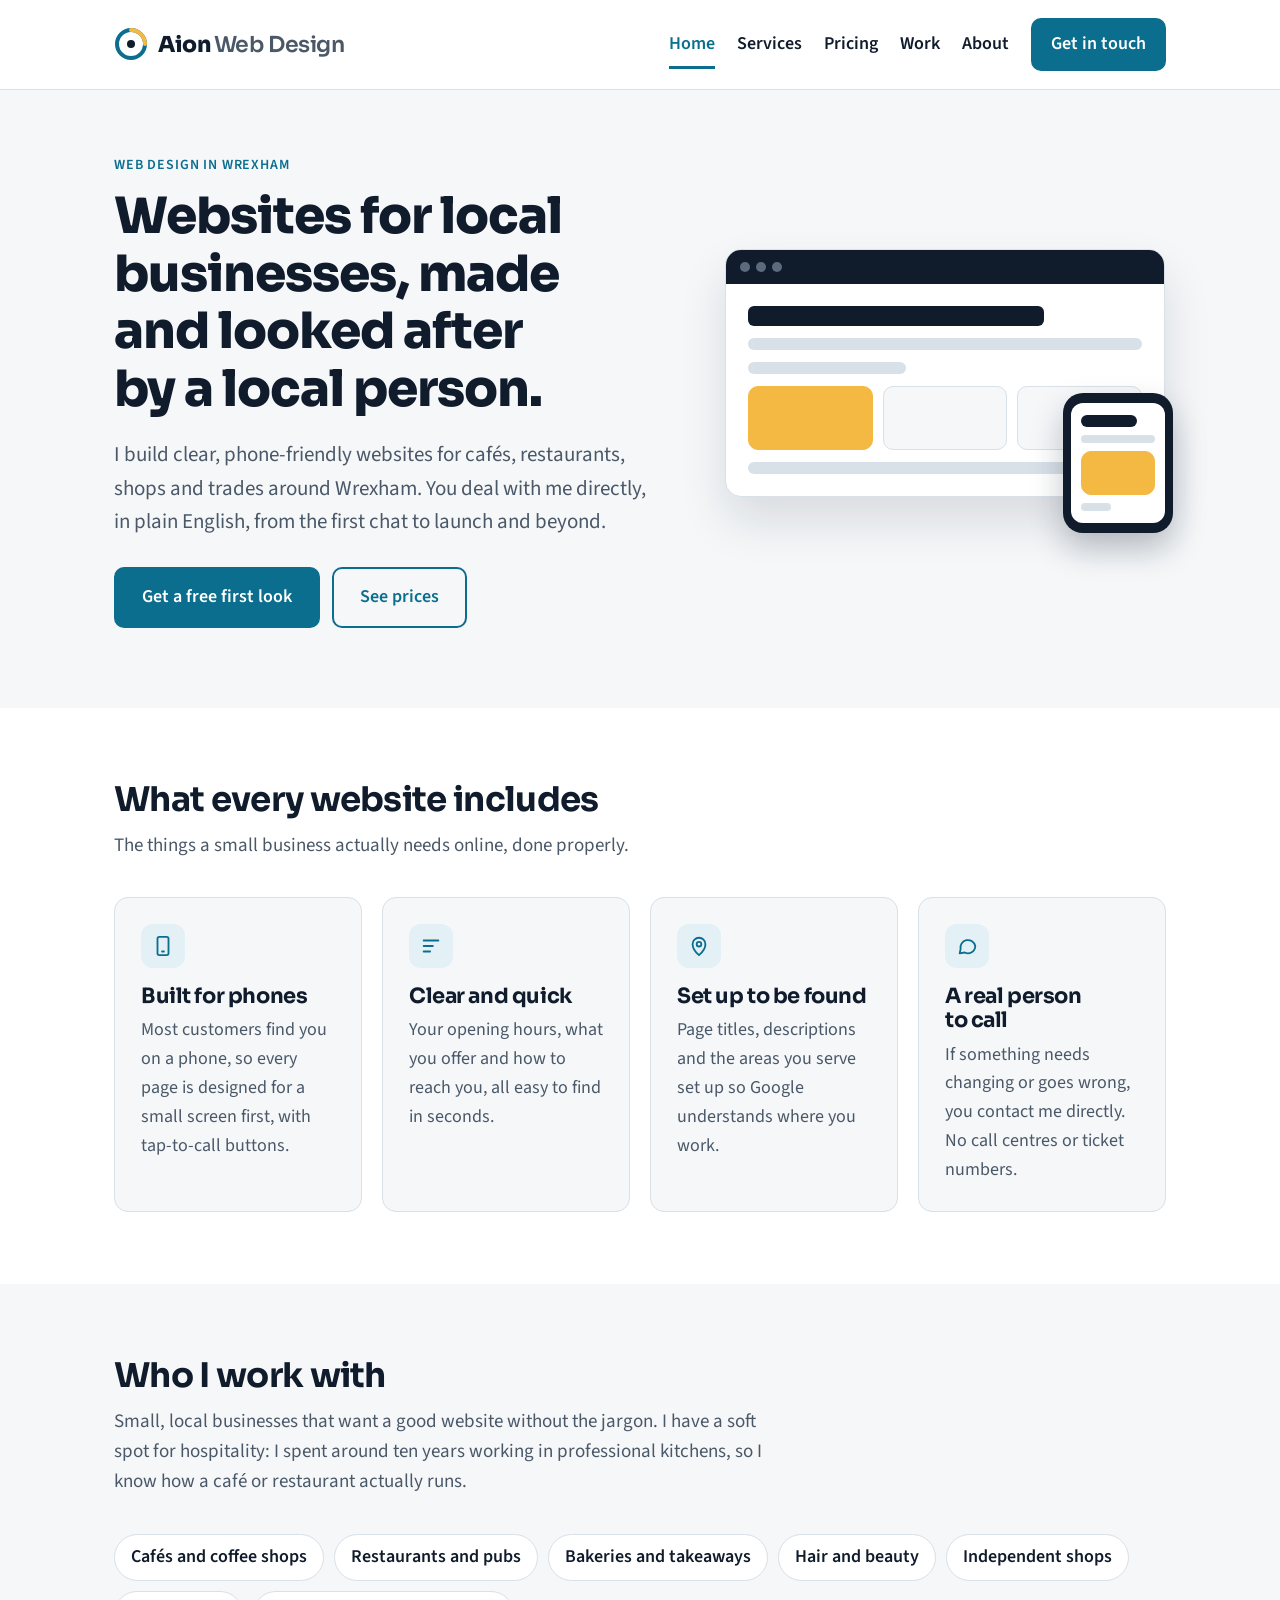
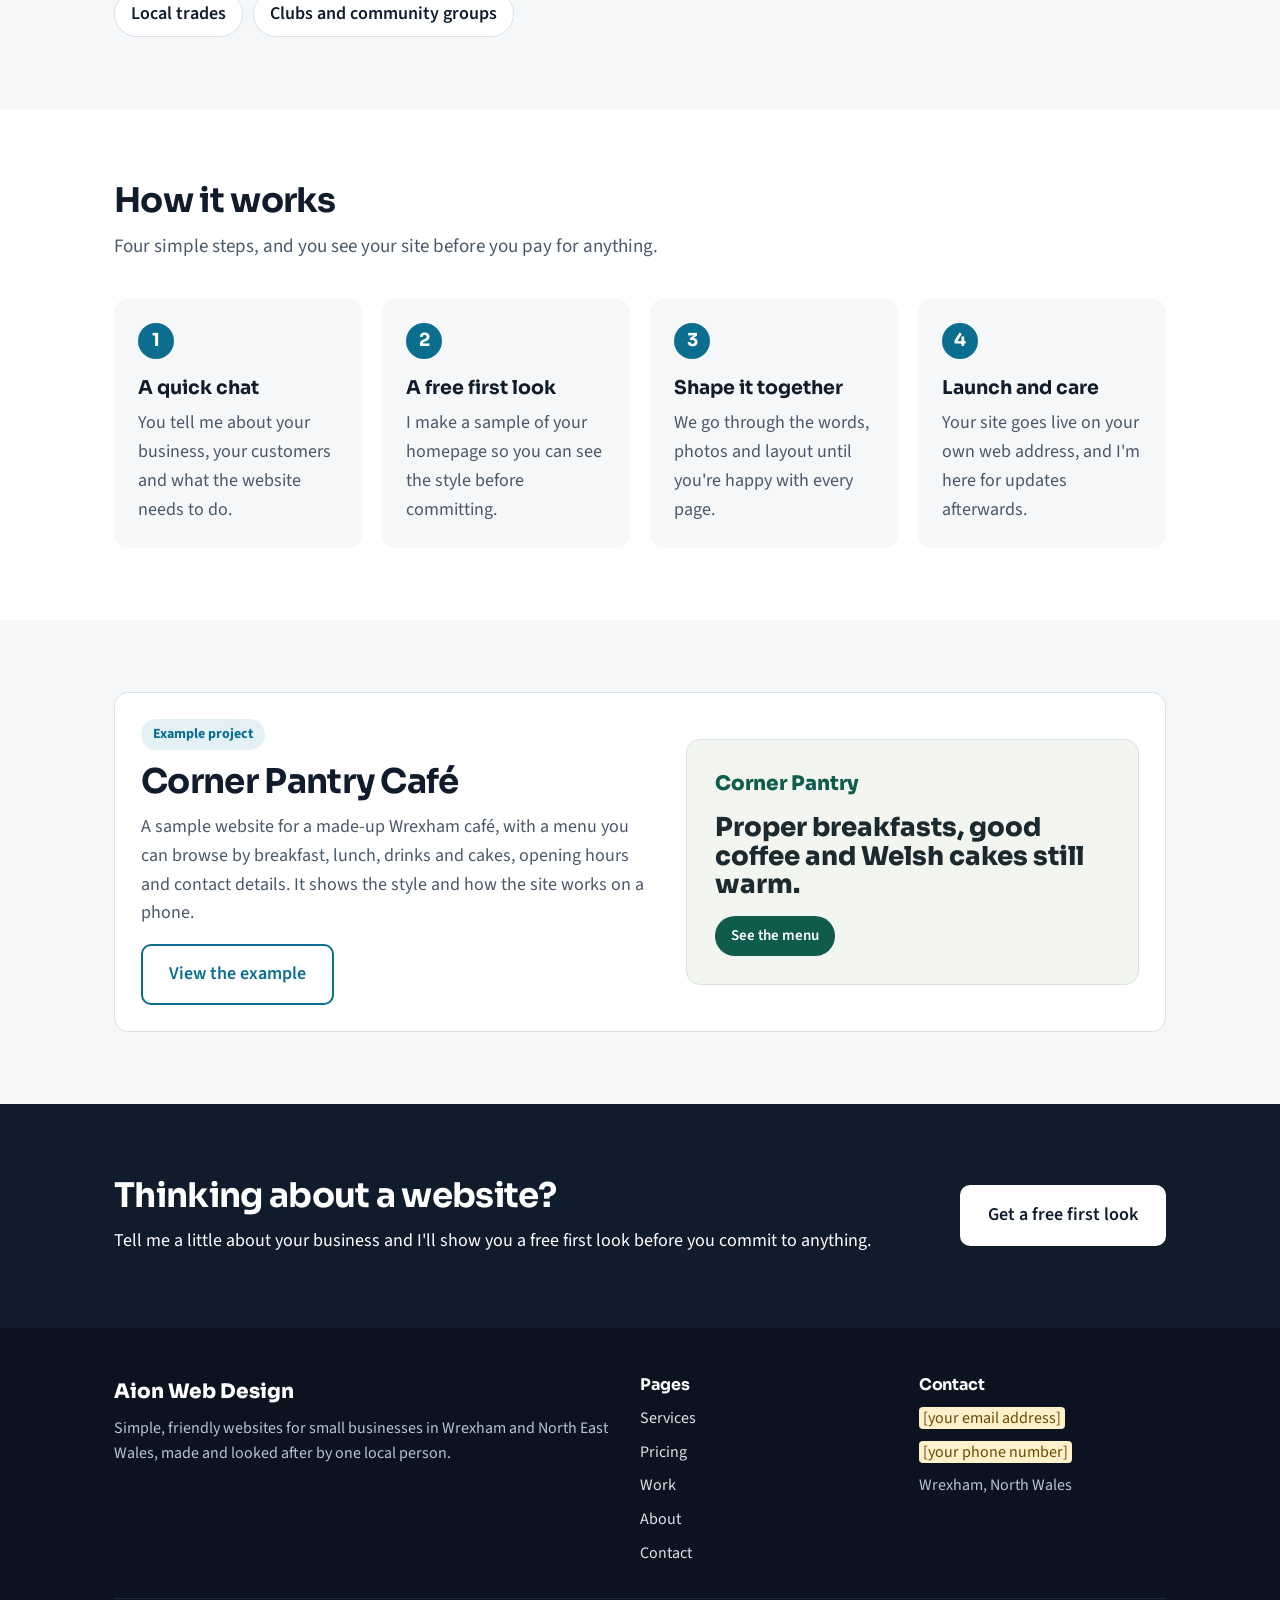
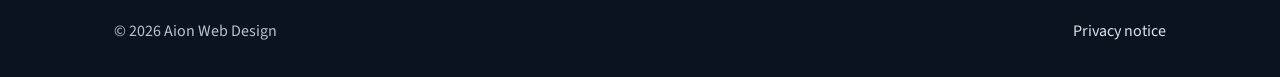
<file: index.html>
<!DOCTYPE html>
<html lang="en-GB">
<head>
  <meta charset="utf-8">
  <meta name="viewport" content="width=device-width, initial-scale=1">
  <title>Aion Web Design | Websites for Wrexham businesses</title>
  <meta name="description" content="Simple, friendly websites for cafés, restaurants, shops and trades in Wrexham, made and looked after by one local person.">
  <link rel="icon" href="favicon.svg" type="image/svg+xml">
  <link rel="preconnect" href="https://fonts.googleapis.com">
  <link rel="preconnect" href="https://fonts.gstatic.com" crossorigin>
  <link rel="stylesheet" href="https://fonts.googleapis.com/css2?family=Sora:wght@600;700;800&family=Source+Sans+3:wght@400;600;700&display=swap">
  <link rel="stylesheet" href="styles.css">
</head>
<body>
  <a class="skip-link" href="#main">Skip to content</a>

  <header class="site-header">
    <div class="container header-inner">
      <a class="brand" href="index.html" aria-label="Aion Web Design home">
        <svg width="34" height="34" viewBox="0 0 34 34" aria-hidden="true"><circle cx="17" cy="17" r="14" fill="none" stroke="#0B6E8F" stroke-width="4"/><path d="M17 3a14 14 0 0 1 14 14" fill="none" stroke="#F4B942" stroke-width="4" stroke-linecap="round"/><circle cx="17" cy="17" r="4" fill="#101C2C"/></svg>
        <span>Aion <span class="brand-sub">Web Design</span></span>
      </a>
      <nav class="site-nav" aria-label="Main">
        <a href="index.html" aria-current="page">Home</a>
        <a href="services.html">Services</a>
        <a href="pricing.html">Pricing</a>
        <a href="work.html">Work</a>
        <a href="about.html">About</a>
        <a class="button" href="contact.html">Get in touch</a>
      </nav>
    </div>
  </header>

  <main id="main">

    <section class="hero">
      <div class="container hero-inner">
        <div class="hero-text">
          <p class="eyebrow">Web design in Wrexham</p>
          <h1>Websites for local businesses, made and looked after by a local person.</h1>
          <p class="lead">I build clear, phone-friendly websites for cafés, restaurants, shops and trades around Wrexham. You deal with me directly, in plain English, from the first chat to launch and beyond.</p>
          <div class="button-row">
            <a class="button" href="contact.html">Get a free first look</a>
            <a class="button outline" href="pricing.html">See prices</a>
          </div>
        </div>
        <div class="hero-art" aria-hidden="true">
          <div class="mock">
            <div class="browser">
              <div class="browser-bar"><span></span><span></span><span></span></div>
              <div class="browser-body">
                <div class="bar title"></div>
                <div class="bar"></div>
                <div class="bar short"></div>
                <div class="tile-row"><div class="tile warm"></div><div class="tile"></div><div class="tile"></div></div>
                <div class="bar"></div>
              </div>
            </div>
            <div class="phone">
              <div class="phone-screen">
                <div class="bar title"></div>
                <div class="bar"></div>
                <div class="tile warm"></div>
                <div class="bar short"></div>
              </div>
            </div>
          </div>
        </div>
      </div>
    </section>

    <section class="section white">
      <div class="container">
        <div class="section-head">
          <h2>What every website includes</h2>
          <p>The things a small business actually needs online, done properly.</p>
        </div>
        <div class="grid four">
          <article class="card"><div class="icon"><svg width="22" height="22" viewBox="0 0 24 24" fill="none" stroke="currentColor" stroke-width="2" stroke-linecap="round" stroke-linejoin="round" aria-hidden="true"><rect x="6" y="2" width="12" height="20" rx="2"/><path d="M11 18h2"/></svg></div><h3>Built for phones</h3><p>Most customers find you on a phone, so every page is designed for a small screen first, with tap-to-call buttons.</p></article>
          <article class="card"><div class="icon"><svg width="22" height="22" viewBox="0 0 24 24" fill="none" stroke="currentColor" stroke-width="2" stroke-linecap="round" stroke-linejoin="round" aria-hidden="true"><path d="M4 6h16M4 12h10M4 18h7"/></svg></div><h3>Clear and quick</h3><p>Your opening hours, what you offer and how to reach you, all easy to find in seconds.</p></article>
          <article class="card"><div class="icon"><svg width="22" height="22" viewBox="0 0 24 24" fill="none" stroke="currentColor" stroke-width="2" stroke-linecap="round" stroke-linejoin="round" aria-hidden="true"><path d="M12 22s7-6.2 7-12a7 7 0 0 0-14 0c0 5.8 7 12 7 12z"/><circle cx="12" cy="10" r="2.5"/></svg></div><h3>Set up to be found</h3><p>Page titles, descriptions and the areas you serve set up so Google understands where you work.</p></article>
          <article class="card"><div class="icon"><svg width="22" height="22" viewBox="0 0 24 24" fill="none" stroke="currentColor" stroke-width="2" stroke-linecap="round" stroke-linejoin="round" aria-hidden="true"><path d="M21 12a8 8 0 0 1-11.6 7.1L4 20l1-4.6A8 8 0 1 1 21 12z"/></svg></div><h3>A real person to call</h3><p>If something needs changing or goes wrong, you contact me directly. No call centres or ticket numbers.</p></article>
        </div>
      </div>
    </section>

    <section class="section">
      <div class="container">
        <div class="section-head">
          <h2>Who I work with</h2>
          <p>Small, local businesses that want a good website without the jargon. I have a soft spot for hospitality: I spent around ten years working in professional kitchens, so I know how a café or restaurant actually runs.</p>
        </div>
        <div class="chips">
          <span class="chip">Cafés and coffee shops</span>
          <span class="chip">Restaurants and pubs</span>
          <span class="chip">Bakeries and takeaways</span>
          <span class="chip">Hair and beauty</span>
          <span class="chip">Independent shops</span>
          <span class="chip">Local trades</span>
          <span class="chip">Clubs and community groups</span>
        </div>
      </div>
    </section>

    <section class="section white">
      <div class="container">
        <div class="section-head">
          <h2>How it works</h2>
          <p>Four simple steps, and you see your site before you pay for anything.</p>
        </div>
        <ol class="steps">
          <li><strong>A quick chat</strong><span>You tell me about your business, your customers and what the website needs to do.</span></li>
          <li><strong>A free first look</strong><span>I make a sample of your homepage so you can see the style before committing.</span></li>
          <li><strong>Shape it together</strong><span>We go through the words, photos and layout until you're happy with every page.</span></li>
          <li><strong>Launch and care</strong><span>Your site goes live on your own web address, and I'm here for updates afterwards.</span></li>
        </ol>
      </div>
    </section>

    <section class="section">
      <div class="container">
        <div class="card work-card">
          <div class="work-text">
            <span class="tag">Example project</span>
            <h2>Corner Pantry Café</h2>
            <p class="muted">A sample website for a made-up Wrexham café, with a menu you can browse by breakfast, lunch, drinks and cakes, opening hours and contact details. It shows the style and how the site works on a phone.</p>
            <a class="button outline" href="examples/corner-pantry/index.html">View the example</a>
          </div>
          <div class="work-art" aria-hidden="true">
            <div class="cafe-preview">
              <div class="cp-brand">Corner Pantry</div>
              <div class="cp-title">Proper breakfasts, good coffee and Welsh cakes still warm.</div>
              <span class="cp-pill">See the menu</span>
            </div>
          </div>
        </div>
      </div>
    </section>

    <section class="section dark cta">
      <div class="container cta-inner">
        <div>
          <h2>Thinking about a website?</h2>
          <p>Tell me a little about your business and I'll show you a free first look before you commit to anything.</p>
        </div>
        <a class="button light" href="contact.html">Get a free first look</a>
      </div>
    </section>
  </main>

  <footer class="site-footer">
    <div class="container">
      <div class="footer-grid">
        <div>
          <p class="footer-brand">Aion Web Design</p>
          <p>Simple, friendly websites for small businesses in Wrexham and North East Wales, made and looked after by one local person.</p>
        </div>
        <div>
          <h3>Pages</h3>
          <ul class="footer-links">
            <li><a href="services.html">Services</a></li>
            <li><a href="pricing.html">Pricing</a></li>
            <li><a href="work.html">Work</a></li>
            <li><a href="about.html">About</a></li>
            <li><a href="contact.html">Contact</a></li>
          </ul>
        </div>
        <div>
          <h3>Contact</h3>
          <ul class="footer-links">
            <li><span class="todo">[your email address]</span></li>
            <li><span class="todo">[your phone number]</span></li>
            <li>Wrexham, North Wales</li>
          </ul>
        </div>
      </div>
      <div class="footer-bottom">
        <span>&copy; 2026 Aion Web Design</span>
        <a href="privacy.html">Privacy notice</a>
      </div>
    </div>
  </footer>
</body>
</html>
</file>
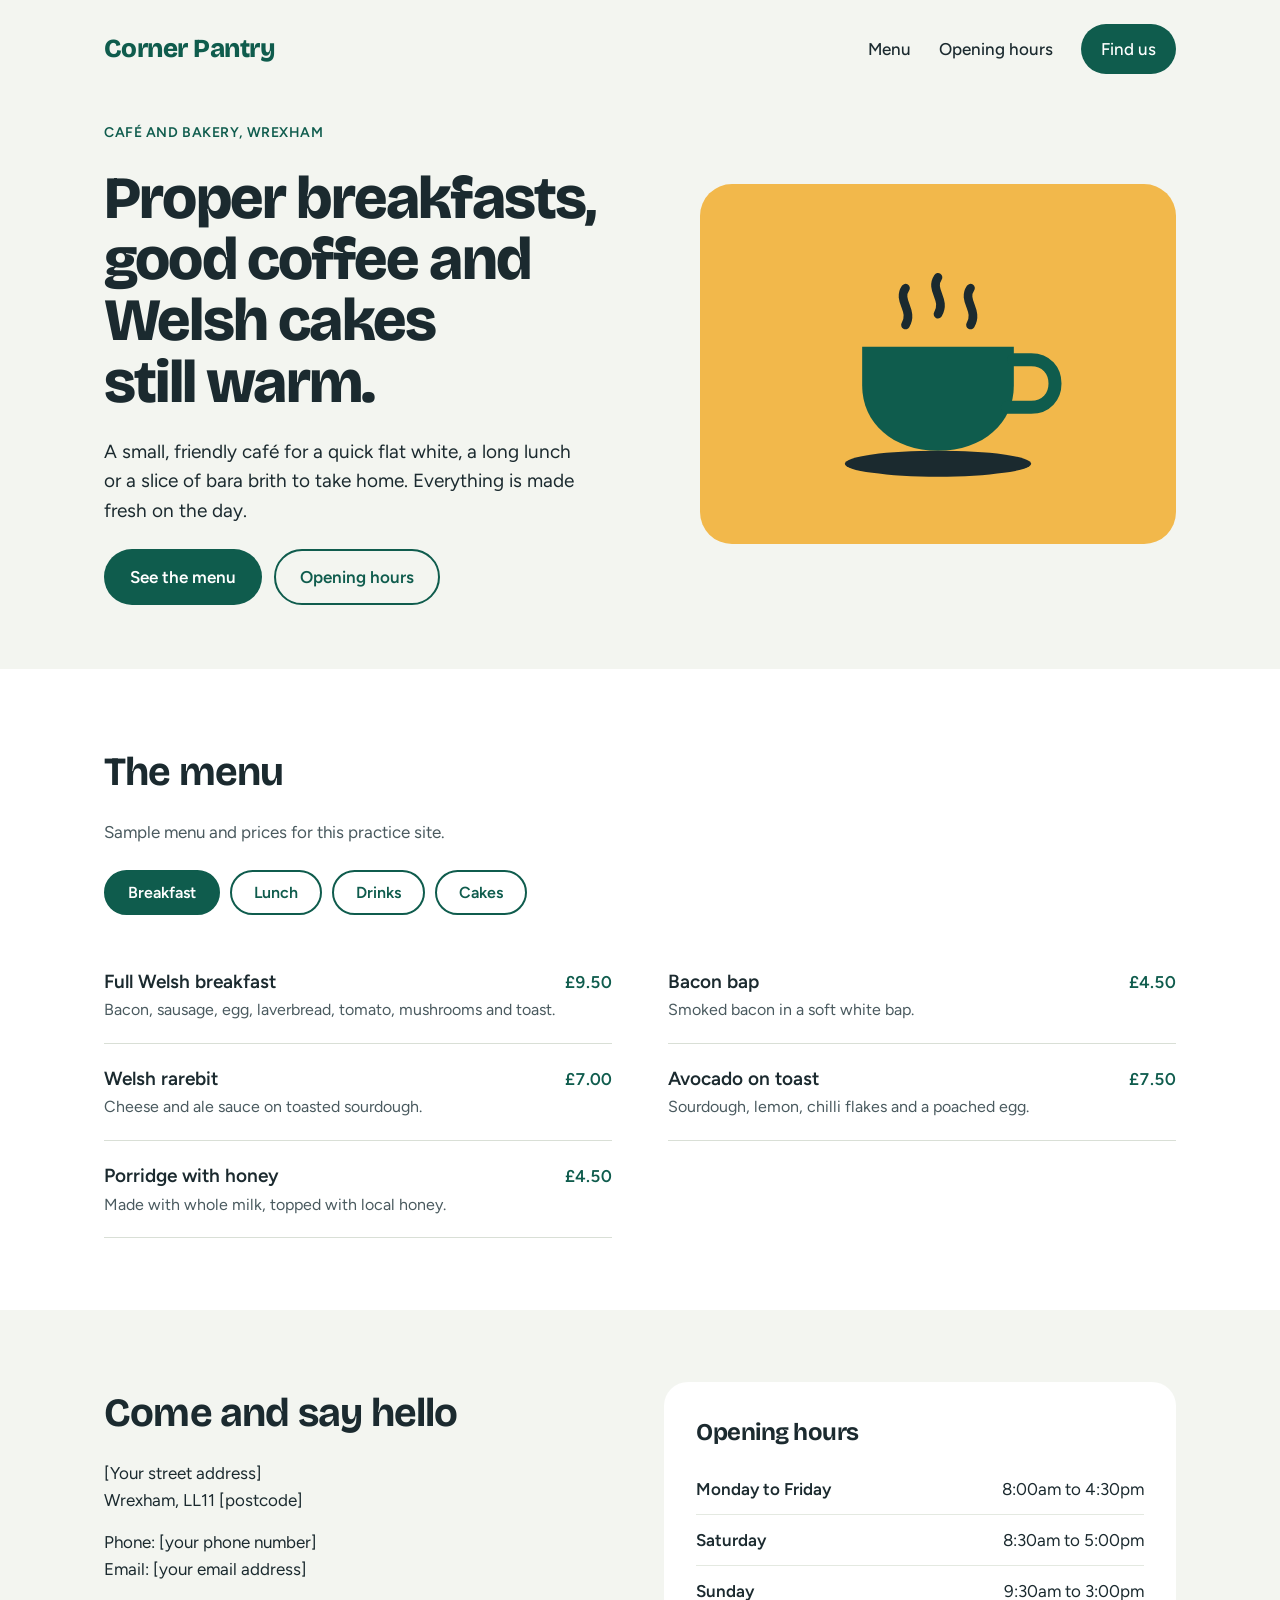
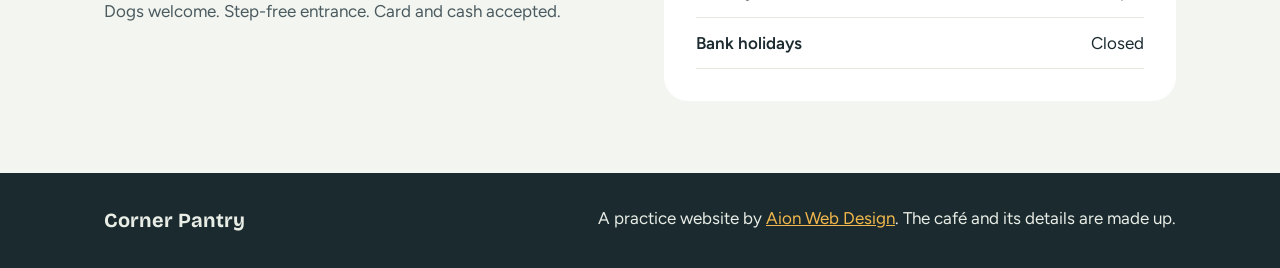
<file: examples/corner-pantry/index.html>
<!DOCTYPE html>
<html lang="en-GB">
<head>
  <meta charset="utf-8">
  <meta name="viewport" content="width=device-width, initial-scale=1">
  <title>Corner Pantry Café, Wrexham</title>
  <meta name="description" content="A practice website for a made-up café in Wrexham.">
  <link rel="preconnect" href="https://fonts.googleapis.com">
  <link rel="stylesheet" href="https://fonts.googleapis.com/css2?family=Bricolage+Grotesque:wght@600;700;800&family=Figtree:wght@400;500;600&display=swap">
  <link rel="stylesheet" href="styles.css">
</head>
<body>

  <header class="site-header">
    <a class="brand" href="#top">Corner Pantry</a>
    <nav>
      <a href="#menu">Menu</a>
      <a href="#visit">Opening hours</a>
      <a class="button" href="#visit">Find us</a>
    </nav>
  </header>

  <main>
    <section id="top" class="hero">
      <div class="hero-text">
        <p class="eyebrow">Café and bakery, Wrexham</p>
        <h1>Proper breakfasts, good coffee and Welsh cakes still warm.</h1>
        <p class="lead">A small, friendly café for a quick flat white, a long lunch or a slice of bara brith to take home. Everything is made fresh on the day.</p>
        <div class="button-row">
          <a class="button" href="#menu">See the menu</a>
          <a class="button outline" href="#visit">Opening hours</a>
        </div>
      </div>
      <div class="hero-art">
        <svg viewBox="0 0 240 240" width="260" height="260" role="img" aria-label="A steaming coffee cup on a saucer">
          <path d="M90 50c-8 12 8 20 0 34M120 40c-8 12 8 20 0 34M150 50c-8 12 8 20 0 34" fill="none" stroke="#1B2A2F" stroke-width="8" stroke-linecap="round"/>
          <path d="M50 104h140v36c0 34-28 60-70 60s-70-26-70-60z" fill="#0F5C4D"/>
          <path d="M190 116h16c14 0 22 10 22 22s-8 22-22 22h-22" fill="none" stroke="#0F5C4D" stroke-width="12" stroke-linecap="round"/>
          <ellipse cx="120" cy="212" rx="86" ry="12" fill="#1B2A2F"/>
        </svg>
      </div>
    </section>

    <section id="menu" class="menu">
      <div class="container">
        <h2>The menu</h2>
        <p class="muted">Sample menu and prices for this practice site.</p>

        <div class="tabs" id="tabs"></div>
        <div class="menu-grid" id="menu-items"></div>
      </div>
    </section>

    <section id="visit" class="container visit">
      <div class="visit-text">
        <h2>Come and say hello</h2>
        <p>[Your street address]<br>Wrexham, LL11 [postcode]</p>
        <p>Phone: [your phone number]<br>Email: [your email address]</p>
        <p class="muted">Dogs welcome. Step-free entrance. Card and cash accepted.</p>
      </div>
      <div class="hours">
        <h3>Opening hours</h3>
        <div class="hours-row"><span>Monday to Friday</span><span>8:00am to 4:30pm</span></div>
        <div class="hours-row"><span>Saturday</span><span>8:30am to 5:00pm</span></div>
        <div class="hours-row"><span>Sunday</span><span>9:30am to 3:00pm</span></div>
        <div class="hours-row"><span>Bank holidays</span><span>Closed</span></div>
      </div>
    </section>
  </main>

  <footer class="site-footer">
    <div class="container footer-inner">
      <span class="brand-small">Corner Pantry</span>
      <span>A practice website by <a href="../../index.html" style="color:#F2B84B">Aion Web Design</a>. The café and its details are made up.</span>
    </div>
  </footer>

  <script src="script.js"></script>
</body>
</html>
</file>
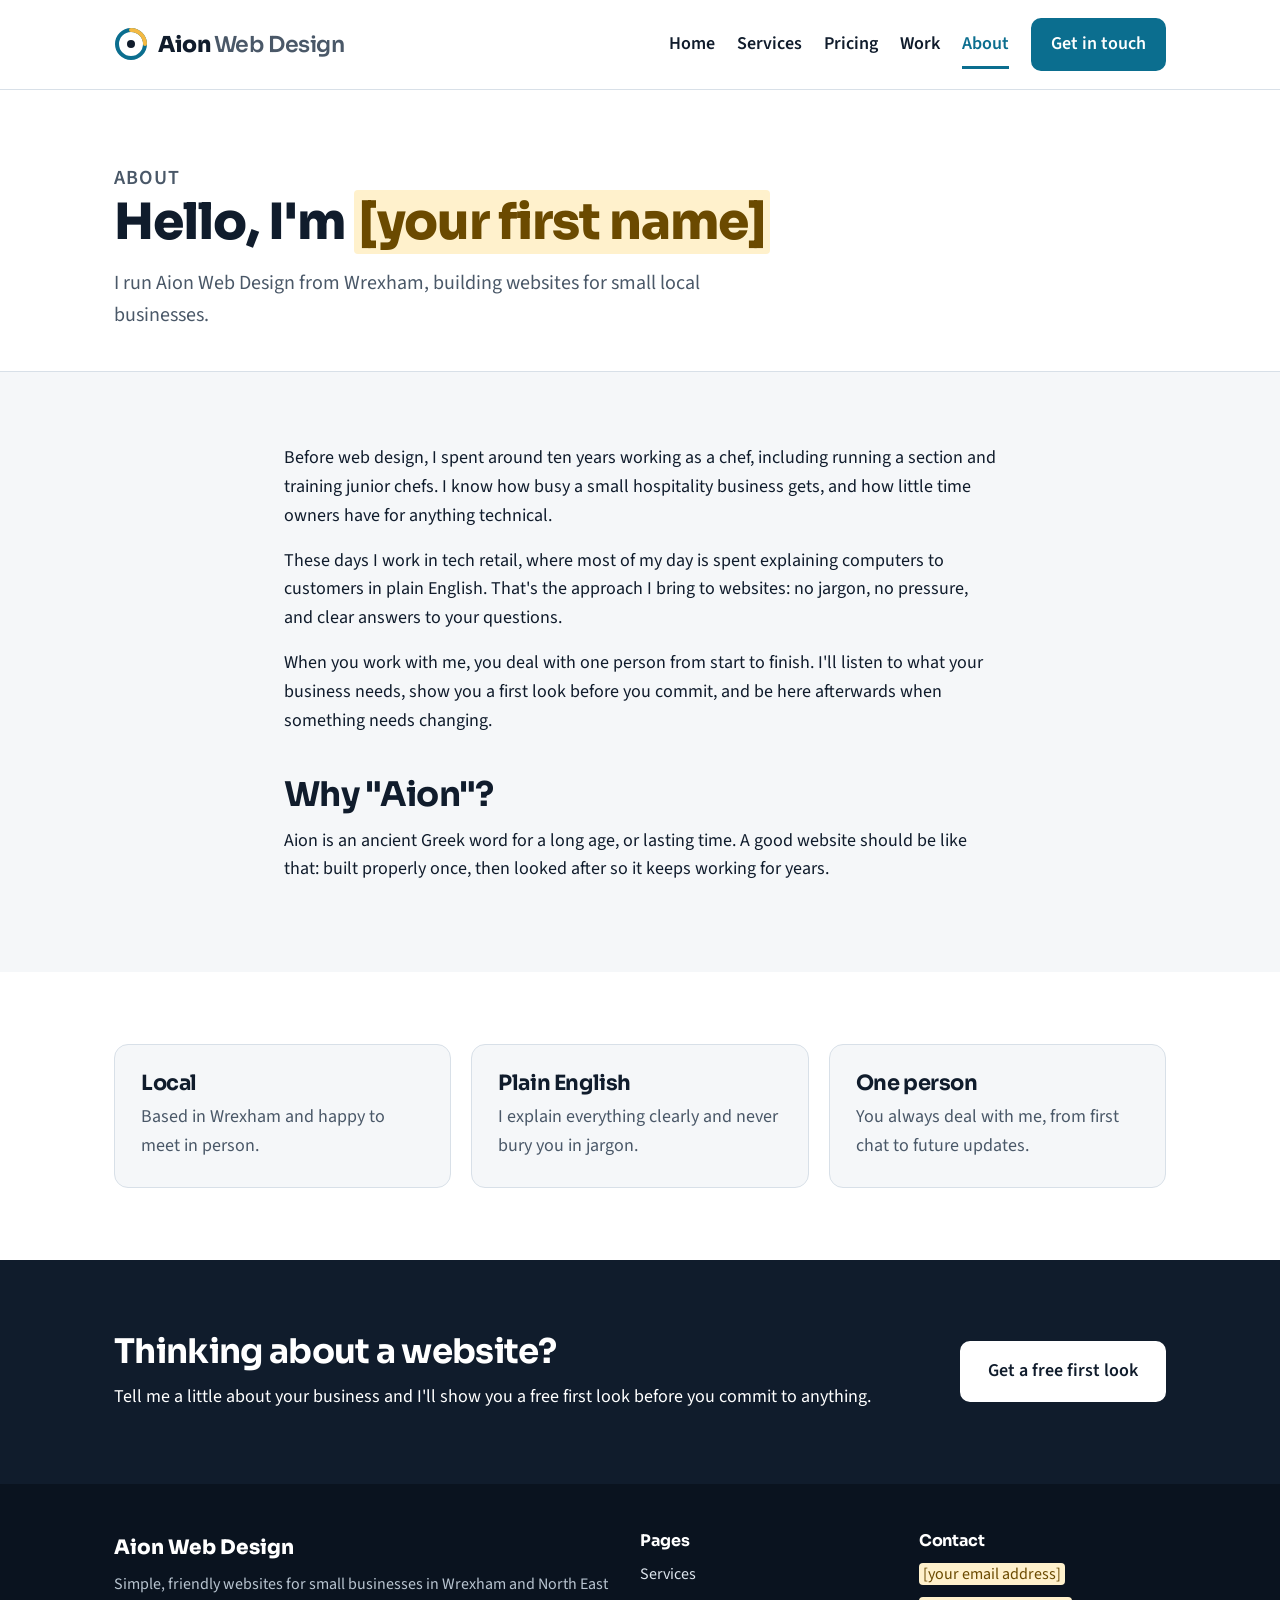
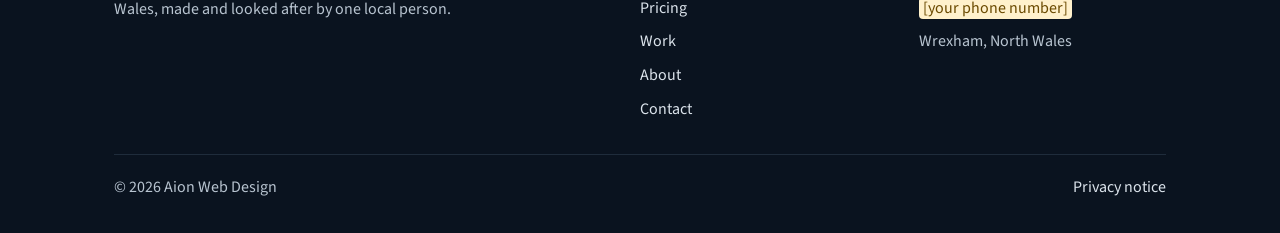
<file: about.html>
<!DOCTYPE html>
<html lang="en-GB">
<head>
  <meta charset="utf-8">
  <meta name="viewport" content="width=device-width, initial-scale=1">
  <title>About | Aion Web Design</title>
  <meta name="description" content="About Aion Web Design, a one-person web design business in Wrexham.">
  <link rel="icon" href="favicon.svg" type="image/svg+xml">
  <link rel="preconnect" href="https://fonts.googleapis.com">
  <link rel="preconnect" href="https://fonts.gstatic.com" crossorigin>
  <link rel="stylesheet" href="https://fonts.googleapis.com/css2?family=Sora:wght@600;700;800&family=Source+Sans+3:wght@400;600;700&display=swap">
  <link rel="stylesheet" href="styles.css">
</head>
<body>
  <a class="skip-link" href="#main">Skip to content</a>

  <header class="site-header">
    <div class="container header-inner">
      <a class="brand" href="index.html" aria-label="Aion Web Design home">
        <svg width="34" height="34" viewBox="0 0 34 34" aria-hidden="true"><circle cx="17" cy="17" r="14" fill="none" stroke="#0B6E8F" stroke-width="4"/><path d="M17 3a14 14 0 0 1 14 14" fill="none" stroke="#F4B942" stroke-width="4" stroke-linecap="round"/><circle cx="17" cy="17" r="4" fill="#101C2C"/></svg>
        <span>Aion <span class="brand-sub">Web Design</span></span>
      </a>
      <nav class="site-nav" aria-label="Main">
        <a href="index.html">Home</a>
        <a href="services.html">Services</a>
        <a href="pricing.html">Pricing</a>
        <a href="work.html">Work</a>
        <a href="about.html" aria-current="page">About</a>
        <a class="button" href="contact.html">Get in touch</a>
      </nav>
    </div>
  </header>

  <main id="main">

    <section class="page-head">
      <div class="container">
        <p class="eyebrow">About</p>
        <h1>Hello, I'm <span class="todo">[your first name]</span></h1>
        <p>I run Aion Web Design from Wrexham, building websites for small local businesses.</p>
      </div>
    </section>

    <!-- DRAFT: check every sentence is true and rewrite it in your own words. -->
    <section class="section">
      <div class="container narrow">
        <p>Before web design, I spent around ten years working as a chef, including running a section and training junior chefs. I know how busy a small hospitality business gets, and how little time owners have for anything technical.</p>
        <p>These days I work in tech retail, where most of my day is spent explaining computers to customers in plain English. That's the approach I bring to websites: no jargon, no pressure, and clear answers to your questions.</p>
        <p>When you work with me, you deal with one person from start to finish. I'll listen to what your business needs, show you a first look before you commit, and be here afterwards when something needs changing.</p>
        <h2 style="margin-top: 40px">Why "Aion"?</h2>
        <p>Aion is an ancient Greek word for a long age, or lasting time. A good website should be like that: built properly once, then looked after so it keeps working for years.</p>
      </div>
    </section>

    <section class="section white">
      <div class="container grid three">
        <article class="card"><h3>Local</h3><p>Based in Wrexham and happy to meet in person.</p></article>
        <article class="card"><h3>Plain English</h3><p>I explain everything clearly and never bury you in jargon.</p></article>
        <article class="card"><h3>One person</h3><p>You always deal with me, from first chat to future updates.</p></article>
      </div>
    </section>

    <section class="section dark cta">
      <div class="container cta-inner">
        <div>
          <h2>Thinking about a website?</h2>
          <p>Tell me a little about your business and I'll show you a free first look before you commit to anything.</p>
        </div>
        <a class="button light" href="contact.html">Get a free first look</a>
      </div>
    </section>
  </main>

  <footer class="site-footer">
    <div class="container">
      <div class="footer-grid">
        <div>
          <p class="footer-brand">Aion Web Design</p>
          <p>Simple, friendly websites for small businesses in Wrexham and North East Wales, made and looked after by one local person.</p>
        </div>
        <div>
          <h3>Pages</h3>
          <ul class="footer-links">
            <li><a href="services.html">Services</a></li>
            <li><a href="pricing.html">Pricing</a></li>
            <li><a href="work.html">Work</a></li>
            <li><a href="about.html">About</a></li>
            <li><a href="contact.html">Contact</a></li>
          </ul>
        </div>
        <div>
          <h3>Contact</h3>
          <ul class="footer-links">
            <li><span class="todo">[your email address]</span></li>
            <li><span class="todo">[your phone number]</span></li>
            <li>Wrexham, North Wales</li>
          </ul>
        </div>
      </div>
      <div class="footer-bottom">
        <span>&copy; 2026 Aion Web Design</span>
        <a href="privacy.html">Privacy notice</a>
      </div>
    </div>
  </footer>
</body>
</html>
</file>
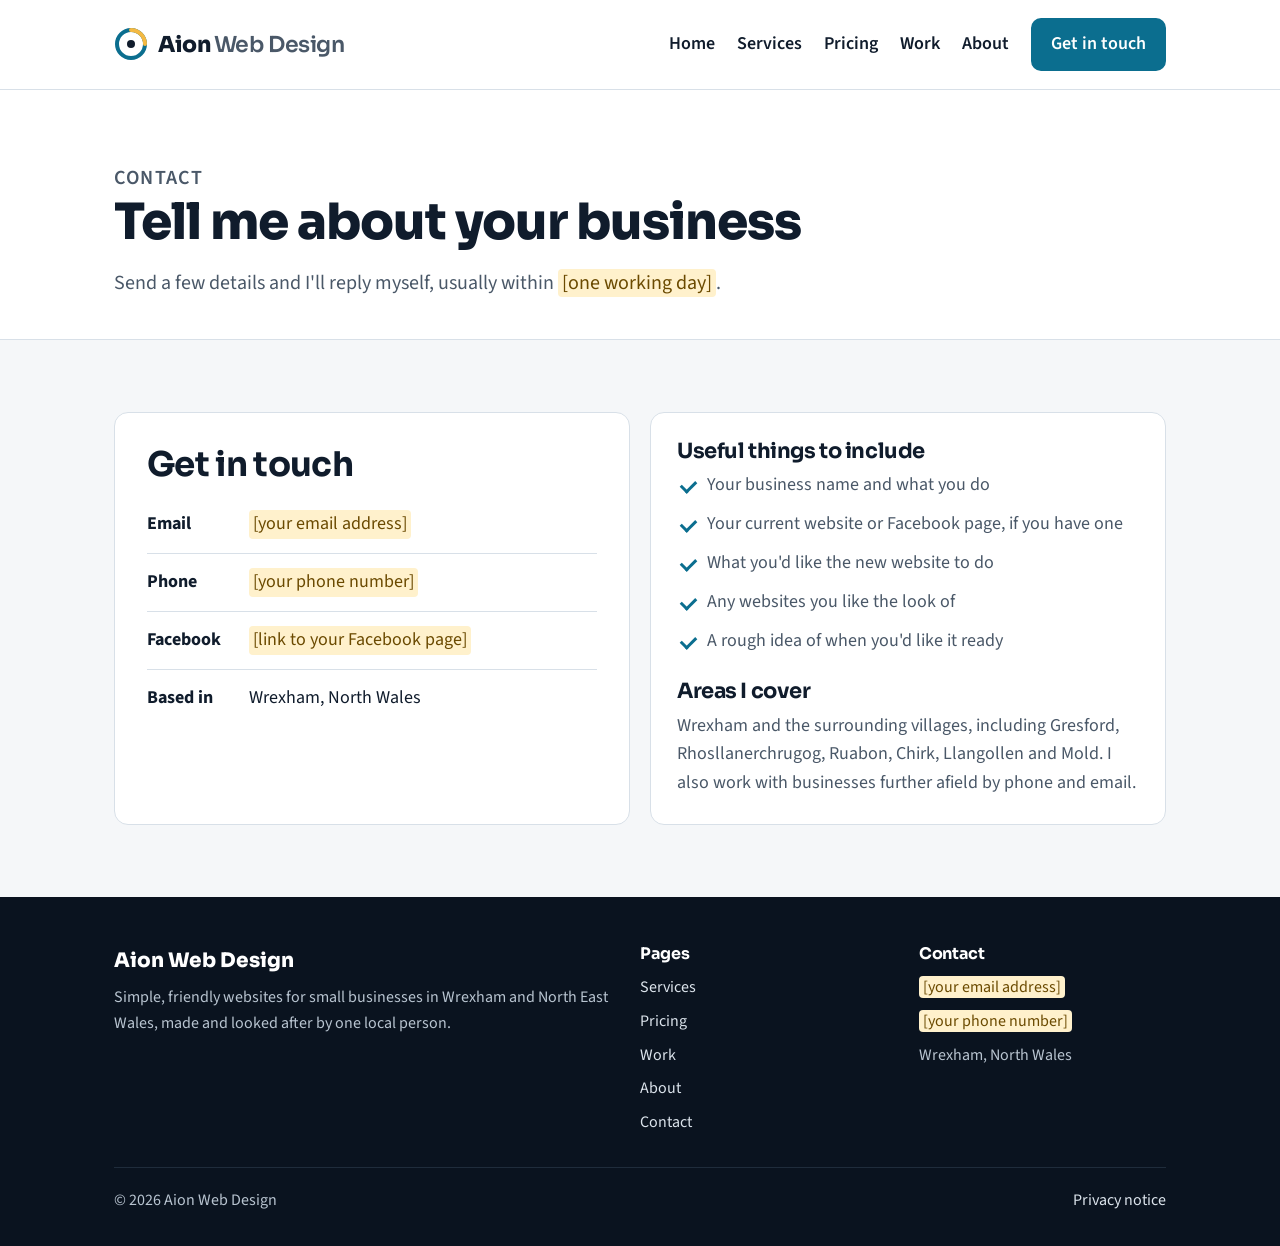
<file: contact.html>
<!DOCTYPE html>
<html lang="en-GB">
<head>
  <meta charset="utf-8">
  <meta name="viewport" content="width=device-width, initial-scale=1">
  <title>Contact | Aion Web Design</title>
  <meta name="description" content="Get in touch with Aion Web Design in Wrexham for a free first look at your new website.">
  <link rel="icon" href="favicon.svg" type="image/svg+xml">
  <link rel="preconnect" href="https://fonts.googleapis.com">
  <link rel="preconnect" href="https://fonts.gstatic.com" crossorigin>
  <link rel="stylesheet" href="https://fonts.googleapis.com/css2?family=Sora:wght@600;700;800&family=Source+Sans+3:wght@400;600;700&display=swap">
  <link rel="stylesheet" href="styles.css">
</head>
<body>
  <a class="skip-link" href="#main">Skip to content</a>

  <header class="site-header">
    <div class="container header-inner">
      <a class="brand" href="index.html" aria-label="Aion Web Design home">
        <svg width="34" height="34" viewBox="0 0 34 34" aria-hidden="true"><circle cx="17" cy="17" r="14" fill="none" stroke="#0B6E8F" stroke-width="4"/><path d="M17 3a14 14 0 0 1 14 14" fill="none" stroke="#F4B942" stroke-width="4" stroke-linecap="round"/><circle cx="17" cy="17" r="4" fill="#101C2C"/></svg>
        <span>Aion <span class="brand-sub">Web Design</span></span>
      </a>
      <nav class="site-nav" aria-label="Main">
        <a href="index.html">Home</a>
        <a href="services.html">Services</a>
        <a href="pricing.html">Pricing</a>
        <a href="work.html">Work</a>
        <a href="about.html">About</a>
        <a class="button" href="contact.html" aria-current="page">Get in touch</a>
      </nav>
    </div>
  </header>

  <main id="main">

    <section class="page-head">
      <div class="container">
        <p class="eyebrow">Contact</p>
        <h1>Tell me about your business</h1>
        <p>Send a few details and I'll reply myself, usually within <span class="todo">[one working day]</span>.</p>
      </div>
    </section>

    <section class="section">
      <div class="container grid two">
        <div class="contact-box">
          <h2>Get in touch</h2>
          <div class="contact-line"><strong>Email</strong> <span class="todo">[your email address]</span></div>
          <div class="contact-line"><strong>Phone</strong> <span class="todo">[your phone number]</span></div>
          <div class="contact-line"><strong>Facebook</strong> <span class="todo">[link to your Facebook page]</span></div>
          <div class="contact-line"><strong>Based in</strong> Wrexham, North Wales</div>
        </div>
        <div class="card">
          <h3>Useful things to include</h3>
          <ul class="tick-list">
            <li>Your business name and what you do</li>
            <li>Your current website or Facebook page, if you have one</li>
            <li>What you'd like the new website to do</li>
            <li>Any websites you like the look of</li>
            <li>A rough idea of when you'd like it ready</li>
          </ul>
          <h3 style="margin-top: 24px">Areas I cover</h3>
          <p>Wrexham and the surrounding villages, including Gresford, Rhosllanerchrugog, Ruabon, Chirk, Llangollen and Mold. I also work with businesses further afield by phone and email.</p>
        </div>
      </div>
    </section>
  </main>

  <footer class="site-footer">
    <div class="container">
      <div class="footer-grid">
        <div>
          <p class="footer-brand">Aion Web Design</p>
          <p>Simple, friendly websites for small businesses in Wrexham and North East Wales, made and looked after by one local person.</p>
        </div>
        <div>
          <h3>Pages</h3>
          <ul class="footer-links">
            <li><a href="services.html">Services</a></li>
            <li><a href="pricing.html">Pricing</a></li>
            <li><a href="work.html">Work</a></li>
            <li><a href="about.html">About</a></li>
            <li><a href="contact.html">Contact</a></li>
          </ul>
        </div>
        <div>
          <h3>Contact</h3>
          <ul class="footer-links">
            <li><span class="todo">[your email address]</span></li>
            <li><span class="todo">[your phone number]</span></li>
            <li>Wrexham, North Wales</li>
          </ul>
        </div>
      </div>
      <div class="footer-bottom">
        <span>&copy; 2026 Aion Web Design</span>
        <a href="privacy.html">Privacy notice</a>
      </div>
    </div>
  </footer>
</body>
</html>
</file>
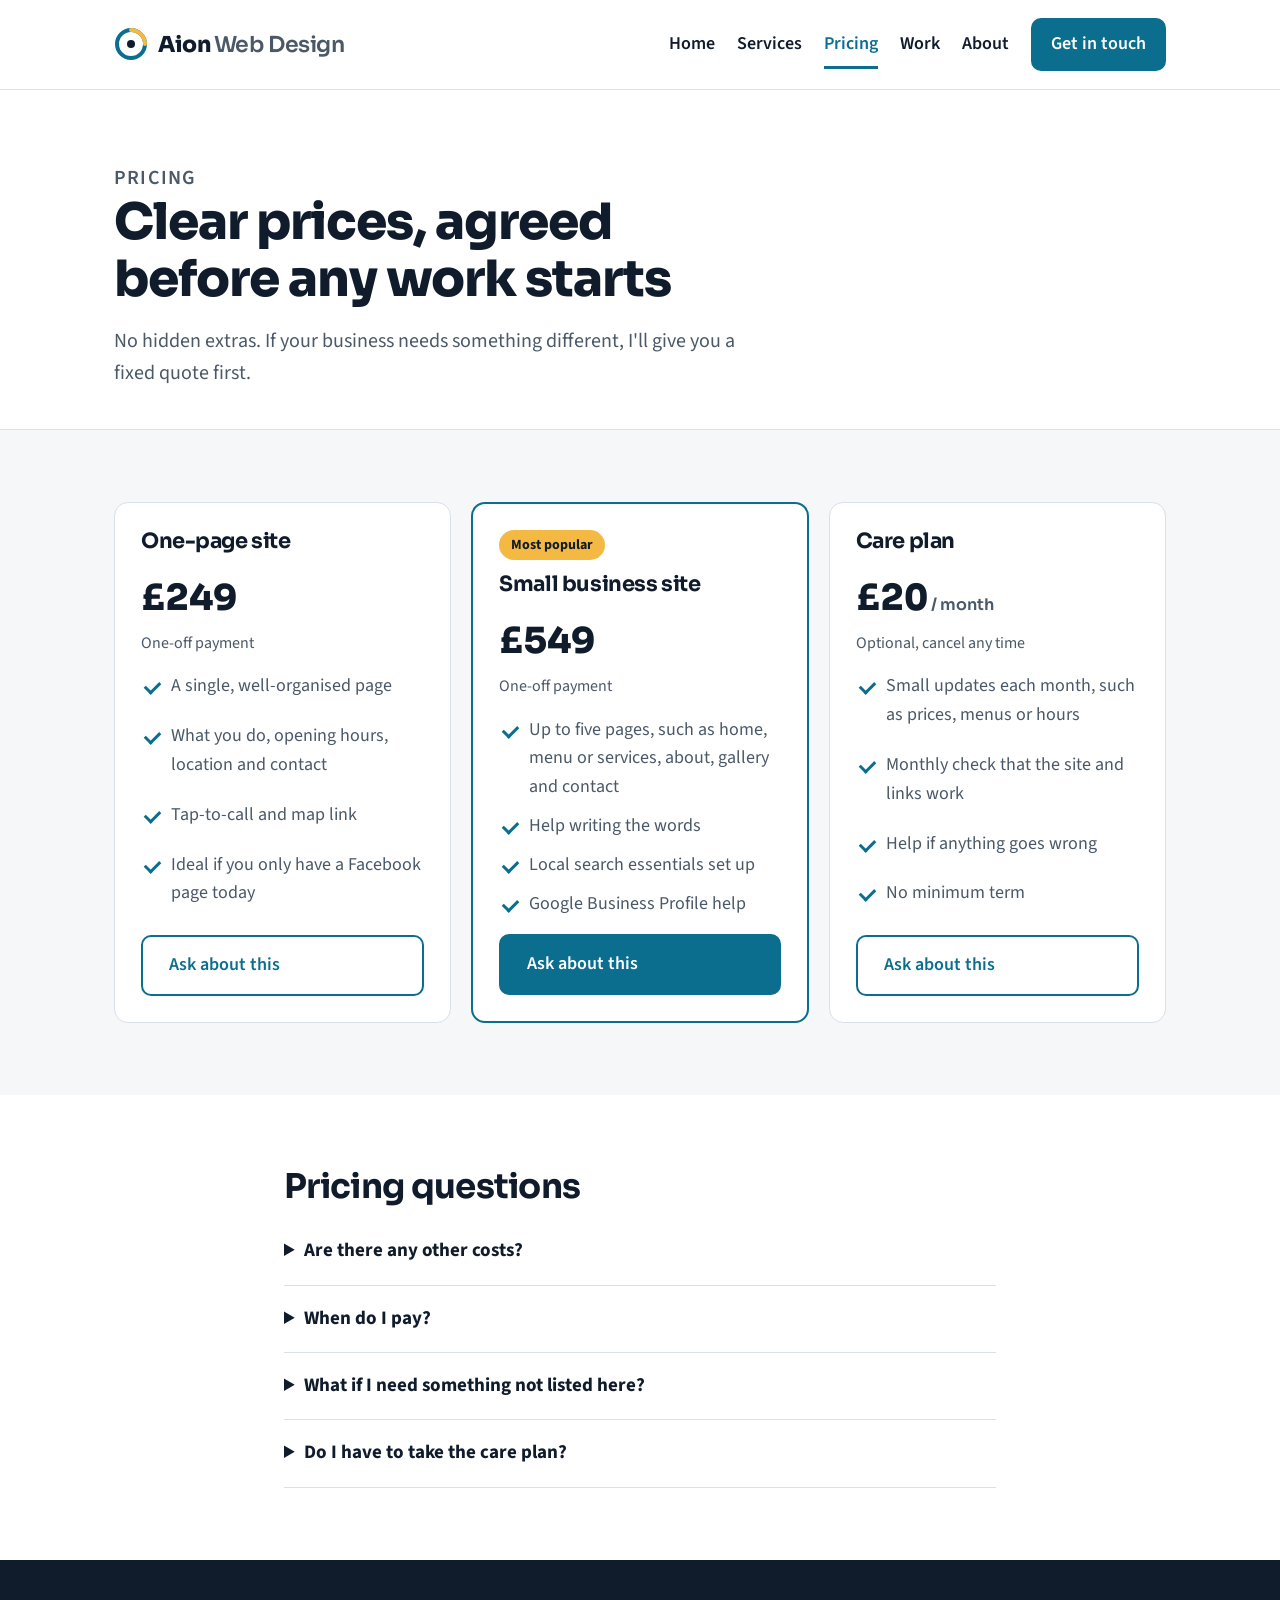
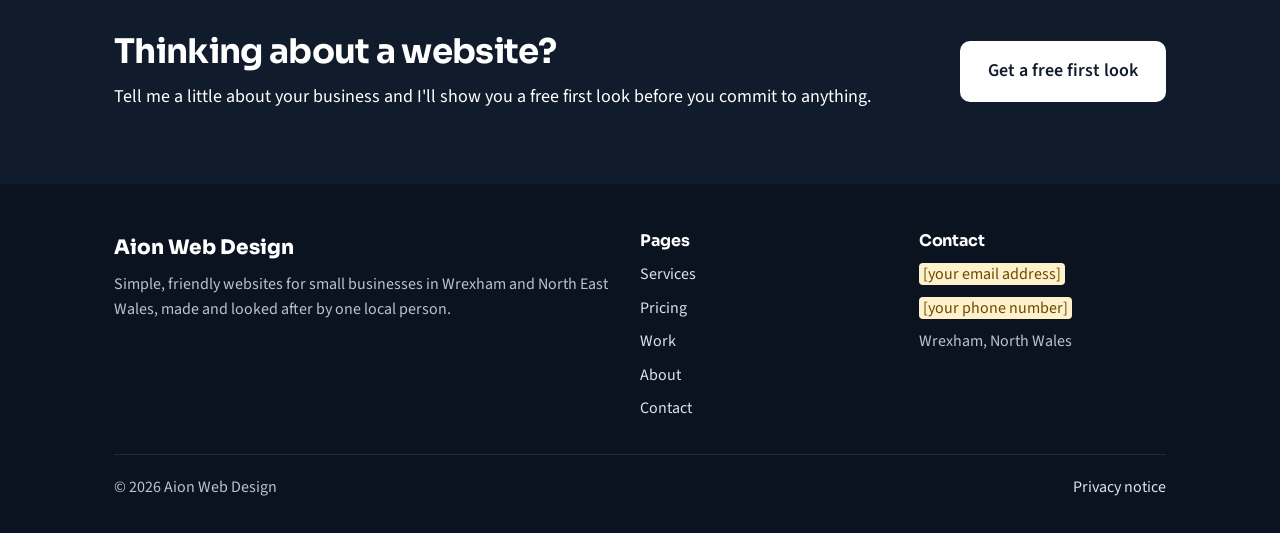
<file: pricing.html>
<!DOCTYPE html>
<html lang="en-GB">
<head>
  <meta charset="utf-8">
  <meta name="viewport" content="width=device-width, initial-scale=1">
  <title>Pricing | Aion Web Design</title>
  <meta name="description" content="Clear, fixed prices for small business websites in Wrexham, agreed before any work starts.">
  <link rel="icon" href="favicon.svg" type="image/svg+xml">
  <link rel="preconnect" href="https://fonts.googleapis.com">
  <link rel="preconnect" href="https://fonts.gstatic.com" crossorigin>
  <link rel="stylesheet" href="https://fonts.googleapis.com/css2?family=Sora:wght@600;700;800&family=Source+Sans+3:wght@400;600;700&display=swap">
  <link rel="stylesheet" href="styles.css">
</head>
<body>
  <a class="skip-link" href="#main">Skip to content</a>

  <header class="site-header">
    <div class="container header-inner">
      <a class="brand" href="index.html" aria-label="Aion Web Design home">
        <svg width="34" height="34" viewBox="0 0 34 34" aria-hidden="true"><circle cx="17" cy="17" r="14" fill="none" stroke="#0B6E8F" stroke-width="4"/><path d="M17 3a14 14 0 0 1 14 14" fill="none" stroke="#F4B942" stroke-width="4" stroke-linecap="round"/><circle cx="17" cy="17" r="4" fill="#101C2C"/></svg>
        <span>Aion <span class="brand-sub">Web Design</span></span>
      </a>
      <nav class="site-nav" aria-label="Main">
        <a href="index.html">Home</a>
        <a href="services.html">Services</a>
        <a href="pricing.html" aria-current="page">Pricing</a>
        <a href="work.html">Work</a>
        <a href="about.html">About</a>
        <a class="button" href="contact.html">Get in touch</a>
      </nav>
    </div>
  </header>

  <main id="main">

    <section class="page-head">
      <div class="container">
        <p class="eyebrow">Pricing</p>
        <h1>Clear prices, agreed before any work starts</h1>
        <p>No hidden extras. If your business needs something different, I'll give you a fixed quote first.</p>
      </div>
    </section>

    <!-- DRAFT PRICES: these are starting suggestions. Check them against local competitors before going live. -->
    <section class="section">
      <div class="container grid three">
        <article class="card price-card">
          <h3>One-page site</h3>
          <p class="price">&pound;249</p>
          <p class="price-note">One-off payment</p>
          <ul class="tick-list">
            <li>A single, well-organised page</li>
            <li>What you do, opening hours, location and contact</li>
            <li>Tap-to-call and map link</li>
            <li>Ideal if you only have a Facebook page today</li>
          </ul>
          <a class="button outline" href="contact.html">Ask about this</a>
        </article>
        <article class="card price-card featured">
          <span class="badge">Most popular</span>
          <h3>Small business site</h3>
          <p class="price">&pound;549</p>
          <p class="price-note">One-off payment</p>
          <ul class="tick-list">
            <li>Up to five pages, such as home, menu or services, about, gallery and contact</li>
            <li>Help writing the words</li>
            <li>Local search essentials set up</li>
            <li>Google Business Profile help</li>
          </ul>
          <a class="button" href="contact.html">Ask about this</a>
        </article>
        <article class="card price-card">
          <h3>Care plan</h3>
          <p class="price">&pound;20<small> / month</small></p>
          <p class="price-note">Optional, cancel any time</p>
          <ul class="tick-list">
            <li>Small updates each month, such as prices, menus or hours</li>
            <li>Monthly check that the site and links work</li>
            <li>Help if anything goes wrong</li>
            <li>No minimum term</li>
          </ul>
          <a class="button outline" href="contact.html">Ask about this</a>
        </article>
      </div>
    </section>

    <section class="section white">
      <div class="container narrow">
        <h2>Pricing questions</h2>
        <details>
          <summary>Are there any other costs?</summary>
          <p>Your web address (for example yourbusiness.co.uk) is registered in your name and paid to the registrar directly, usually a small yearly fee. I'll help you set it up. Professional photography or a business email account are optional extras, and I'll tell you the costs up front.</p>
        </details>
        <details>
          <summary>When do I pay?</summary>
          <p><span class="todo">[Your payment terms, for example: half when we agree the design, half when the site goes live.]</span></p>
        </details>
        <details>
          <summary>What if I need something not listed here?</summary>
          <p>Online booking, ordering or a larger site can all be quoted separately. Get in touch and I'll give you a fixed price before any work starts.</p>
        </details>
        <details>
          <summary>Do I have to take the care plan?</summary>
          <p>No. It's optional. If you'd rather pay for changes only when you need them, that's fine too.</p>
        </details>
      </div>
    </section>

    <section class="section dark cta">
      <div class="container cta-inner">
        <div>
          <h2>Thinking about a website?</h2>
          <p>Tell me a little about your business and I'll show you a free first look before you commit to anything.</p>
        </div>
        <a class="button light" href="contact.html">Get a free first look</a>
      </div>
    </section>
  </main>

  <footer class="site-footer">
    <div class="container">
      <div class="footer-grid">
        <div>
          <p class="footer-brand">Aion Web Design</p>
          <p>Simple, friendly websites for small businesses in Wrexham and North East Wales, made and looked after by one local person.</p>
        </div>
        <div>
          <h3>Pages</h3>
          <ul class="footer-links">
            <li><a href="services.html">Services</a></li>
            <li><a href="pricing.html">Pricing</a></li>
            <li><a href="work.html">Work</a></li>
            <li><a href="about.html">About</a></li>
            <li><a href="contact.html">Contact</a></li>
          </ul>
        </div>
        <div>
          <h3>Contact</h3>
          <ul class="footer-links">
            <li><span class="todo">[your email address]</span></li>
            <li><span class="todo">[your phone number]</span></li>
            <li>Wrexham, North Wales</li>
          </ul>
        </div>
      </div>
      <div class="footer-bottom">
        <span>&copy; 2026 Aion Web Design</span>
        <a href="privacy.html">Privacy notice</a>
      </div>
    </div>
  </footer>
</body>
</html>
</file>
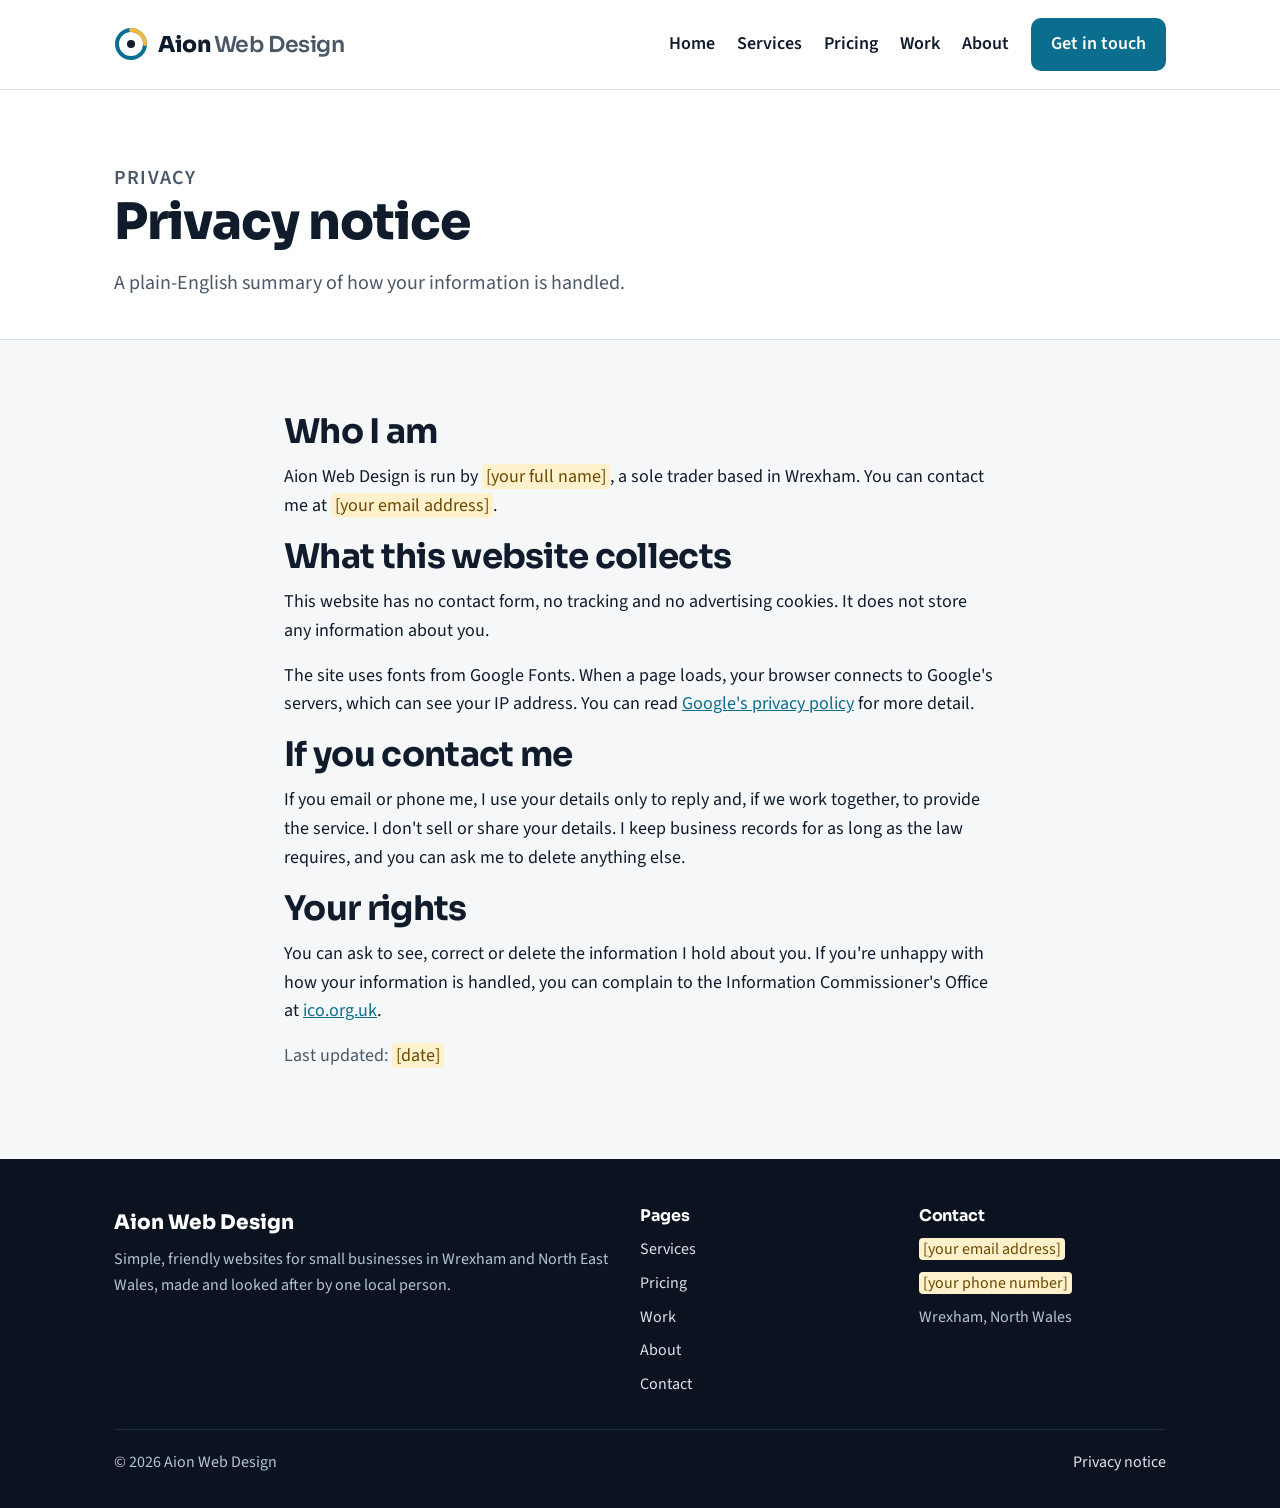
<file: privacy.html>
<!DOCTYPE html>
<html lang="en-GB">
<head>
  <meta charset="utf-8">
  <meta name="viewport" content="width=device-width, initial-scale=1">
  <title>Privacy notice | Aion Web Design</title>
  <meta name="description" content="How Aion Web Design handles your personal information.">
  <link rel="icon" href="favicon.svg" type="image/svg+xml">
  <link rel="preconnect" href="https://fonts.googleapis.com">
  <link rel="preconnect" href="https://fonts.gstatic.com" crossorigin>
  <link rel="stylesheet" href="https://fonts.googleapis.com/css2?family=Sora:wght@600;700;800&family=Source+Sans+3:wght@400;600;700&display=swap">
  <link rel="stylesheet" href="styles.css">
</head>
<body>
  <a class="skip-link" href="#main">Skip to content</a>

  <header class="site-header">
    <div class="container header-inner">
      <a class="brand" href="index.html" aria-label="Aion Web Design home">
        <svg width="34" height="34" viewBox="0 0 34 34" aria-hidden="true"><circle cx="17" cy="17" r="14" fill="none" stroke="#0B6E8F" stroke-width="4"/><path d="M17 3a14 14 0 0 1 14 14" fill="none" stroke="#F4B942" stroke-width="4" stroke-linecap="round"/><circle cx="17" cy="17" r="4" fill="#101C2C"/></svg>
        <span>Aion <span class="brand-sub">Web Design</span></span>
      </a>
      <nav class="site-nav" aria-label="Main">
        <a href="index.html">Home</a>
        <a href="services.html">Services</a>
        <a href="pricing.html">Pricing</a>
        <a href="work.html">Work</a>
        <a href="about.html">About</a>
        <a class="button" href="contact.html">Get in touch</a>
      </nav>
    </div>
  </header>

  <main id="main">

    <section class="page-head">
      <div class="container">
        <p class="eyebrow">Privacy</p>
        <h1>Privacy notice</h1>
        <p>A plain-English summary of how your information is handled.</p>
      </div>
    </section>

    <!-- DRAFT: a starting point only, not legal advice. Check it against the ICO's guidance for small businesses before going live. -->
    <section class="section">
      <div class="container narrow">
        <h2>Who I am</h2>
        <p>Aion Web Design is run by <span class="todo">[your full name]</span>, a sole trader based in Wrexham. You can contact me at <span class="todo">[your email address]</span>.</p>
        <h2>What this website collects</h2>
        <p>This website has no contact form, no tracking and no advertising cookies. It does not store any information about you.</p>
        <p>The site uses fonts from Google Fonts. When a page loads, your browser connects to Google's servers, which can see your IP address. You can read <a href="https://policies.google.com/privacy">Google's privacy policy</a> for more detail.</p>
        <h2>If you contact me</h2>
        <p>If you email or phone me, I use your details only to reply and, if we work together, to provide the service. I don't sell or share your details. I keep business records for as long as the law requires, and you can ask me to delete anything else.</p>
        <h2>Your rights</h2>
        <p>You can ask to see, correct or delete the information I hold about you. If you're unhappy with how your information is handled, you can complain to the Information Commissioner's Office at <a href="https://ico.org.uk">ico.org.uk</a>.</p>
        <p class="muted">Last updated: <span class="todo">[date]</span></p>
      </div>
    </section>
  </main>

  <footer class="site-footer">
    <div class="container">
      <div class="footer-grid">
        <div>
          <p class="footer-brand">Aion Web Design</p>
          <p>Simple, friendly websites for small businesses in Wrexham and North East Wales, made and looked after by one local person.</p>
        </div>
        <div>
          <h3>Pages</h3>
          <ul class="footer-links">
            <li><a href="services.html">Services</a></li>
            <li><a href="pricing.html">Pricing</a></li>
            <li><a href="work.html">Work</a></li>
            <li><a href="about.html">About</a></li>
            <li><a href="contact.html">Contact</a></li>
          </ul>
        </div>
        <div>
          <h3>Contact</h3>
          <ul class="footer-links">
            <li><span class="todo">[your email address]</span></li>
            <li><span class="todo">[your phone number]</span></li>
            <li>Wrexham, North Wales</li>
          </ul>
        </div>
      </div>
      <div class="footer-bottom">
        <span>&copy; 2026 Aion Web Design</span>
        <a href="privacy.html">Privacy notice</a>
      </div>
    </div>
  </footer>
</body>
</html>
</file>
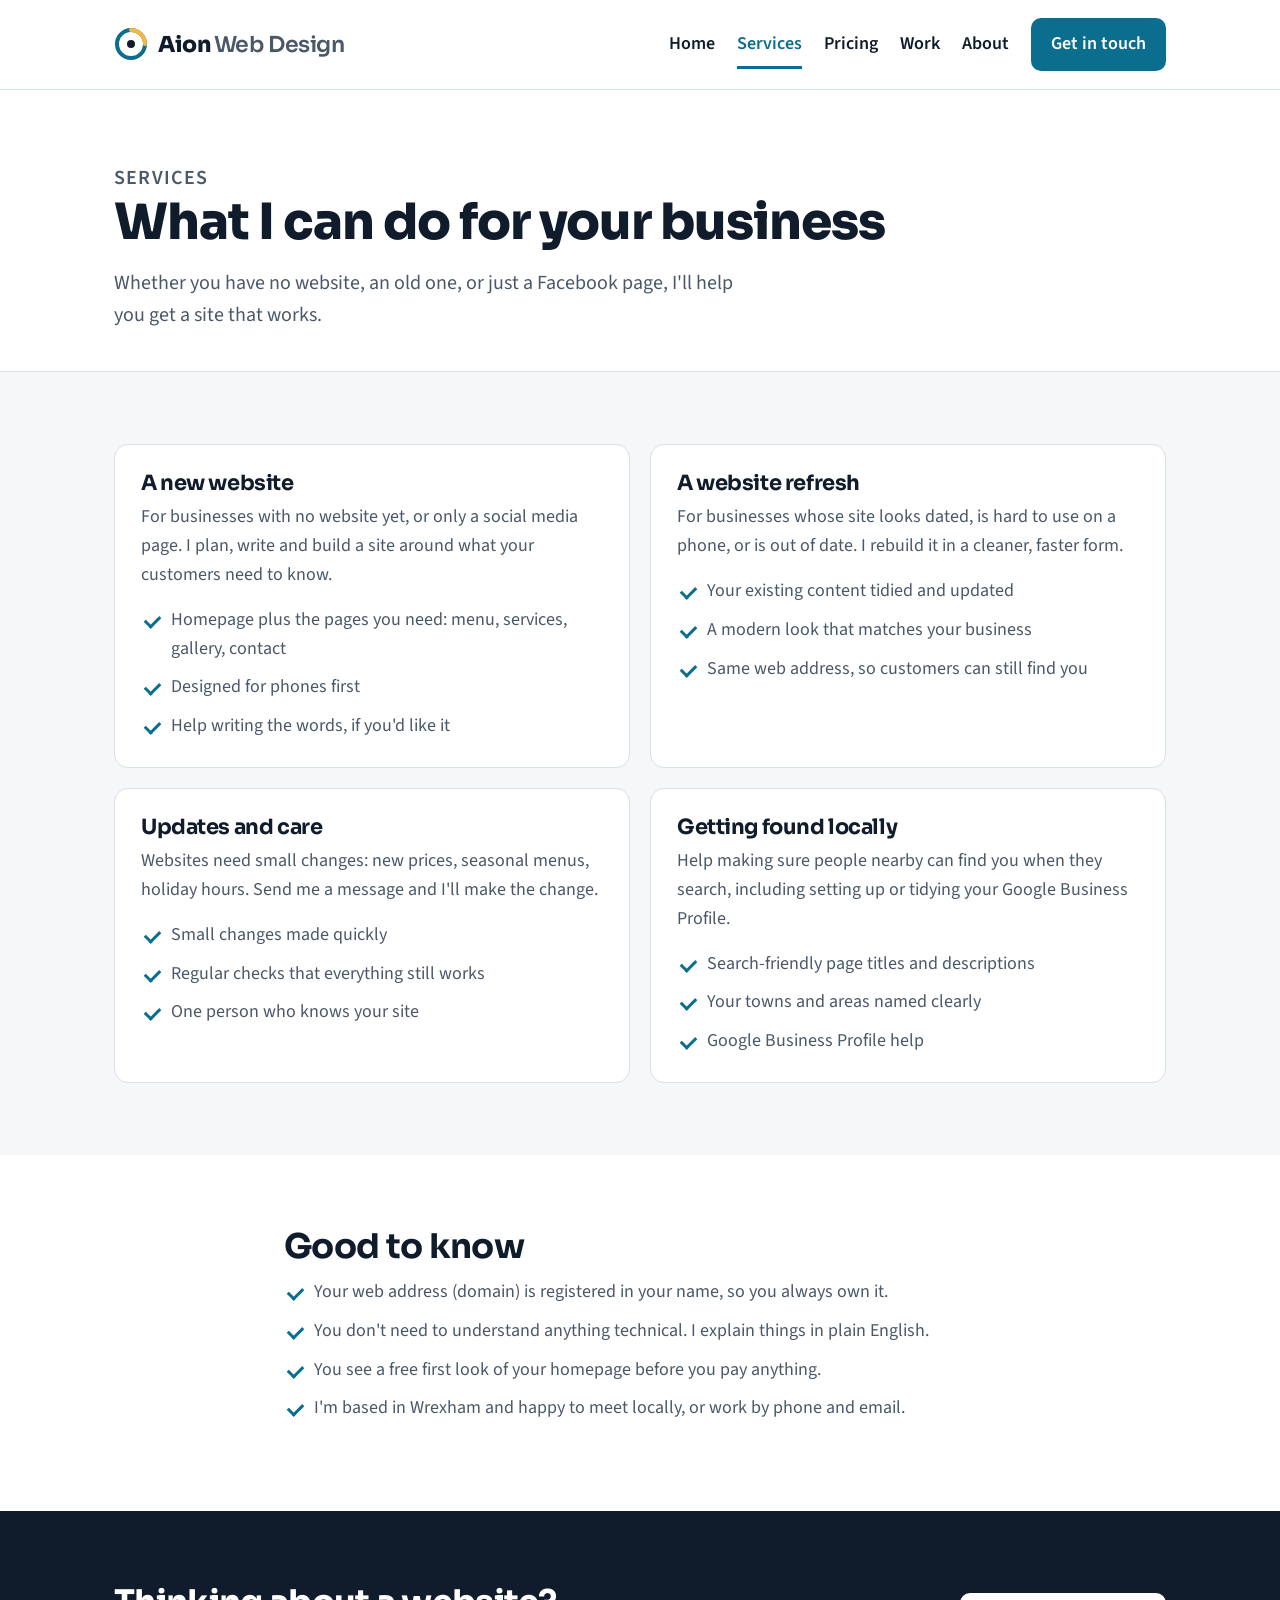
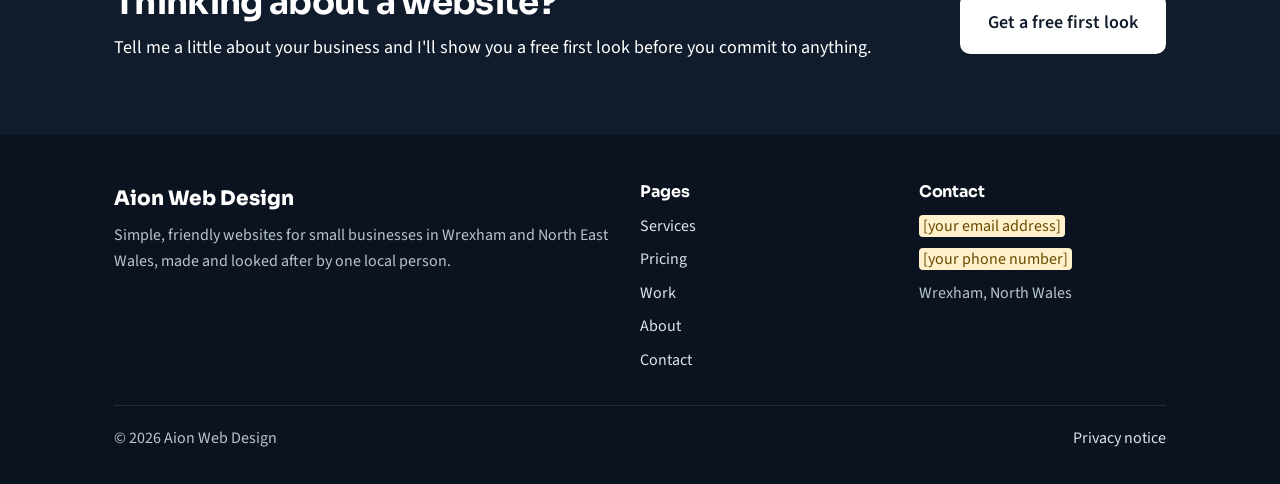
<file: services.html>
<!DOCTYPE html>
<html lang="en-GB">
<head>
  <meta charset="utf-8">
  <meta name="viewport" content="width=device-width, initial-scale=1">
  <title>Services | Aion Web Design</title>
  <meta name="description" content="New websites, website refreshes, updates and help getting found on Google for small businesses in Wrexham.">
  <link rel="icon" href="favicon.svg" type="image/svg+xml">
  <link rel="preconnect" href="https://fonts.googleapis.com">
  <link rel="preconnect" href="https://fonts.gstatic.com" crossorigin>
  <link rel="stylesheet" href="https://fonts.googleapis.com/css2?family=Sora:wght@600;700;800&family=Source+Sans+3:wght@400;600;700&display=swap">
  <link rel="stylesheet" href="styles.css">
</head>
<body>
  <a class="skip-link" href="#main">Skip to content</a>

  <header class="site-header">
    <div class="container header-inner">
      <a class="brand" href="index.html" aria-label="Aion Web Design home">
        <svg width="34" height="34" viewBox="0 0 34 34" aria-hidden="true"><circle cx="17" cy="17" r="14" fill="none" stroke="#0B6E8F" stroke-width="4"/><path d="M17 3a14 14 0 0 1 14 14" fill="none" stroke="#F4B942" stroke-width="4" stroke-linecap="round"/><circle cx="17" cy="17" r="4" fill="#101C2C"/></svg>
        <span>Aion <span class="brand-sub">Web Design</span></span>
      </a>
      <nav class="site-nav" aria-label="Main">
        <a href="index.html">Home</a>
        <a href="services.html" aria-current="page">Services</a>
        <a href="pricing.html">Pricing</a>
        <a href="work.html">Work</a>
        <a href="about.html">About</a>
        <a class="button" href="contact.html">Get in touch</a>
      </nav>
    </div>
  </header>

  <main id="main">

    <section class="page-head">
      <div class="container">
        <p class="eyebrow">Services</p>
        <h1>What I can do for your business</h1>
        <p>Whether you have no website, an old one, or just a Facebook page, I'll help you get a site that works.</p>
      </div>
    </section>

    <section class="section">
      <div class="container grid two">
        <article class="card">
          <h3>A new website</h3>
          <p>For businesses with no website yet, or only a social media page. I plan, write and build a site around what your customers need to know.</p>
          <ul class="tick-list">
            <li>Homepage plus the pages you need: menu, services, gallery, contact</li>
            <li>Designed for phones first</li>
            <li>Help writing the words, if you'd like it</li>
          </ul>
        </article>
        <article class="card">
          <h3>A website refresh</h3>
          <p>For businesses whose site looks dated, is hard to use on a phone, or is out of date. I rebuild it in a cleaner, faster form.</p>
          <ul class="tick-list">
            <li>Your existing content tidied and updated</li>
            <li>A modern look that matches your business</li>
            <li>Same web address, so customers can still find you</li>
          </ul>
        </article>
        <article class="card">
          <h3>Updates and care</h3>
          <p>Websites need small changes: new prices, seasonal menus, holiday hours. Send me a message and I'll make the change.</p>
          <ul class="tick-list">
            <li>Small changes made quickly</li>
            <li>Regular checks that everything still works</li>
            <li>One person who knows your site</li>
          </ul>
        </article>
        <article class="card">
          <h3>Getting found locally</h3>
          <p>Help making sure people nearby can find you when they search, including setting up or tidying your Google Business Profile.</p>
          <ul class="tick-list">
            <li>Search-friendly page titles and descriptions</li>
            <li>Your towns and areas named clearly</li>
            <li>Google Business Profile help</li>
          </ul>
        </article>
      </div>
    </section>

    <section class="section white">
      <div class="container narrow">
        <h2>Good to know</h2>
        <ul class="tick-list">
          <li>Your web address (domain) is registered in your name, so you always own it.</li>
          <li>You don't need to understand anything technical. I explain things in plain English.</li>
          <li>You see a free first look of your homepage before you pay anything.</li>
          <li>I'm based in Wrexham and happy to meet locally, or work by phone and email.</li>
        </ul>
      </div>
    </section>

    <section class="section dark cta">
      <div class="container cta-inner">
        <div>
          <h2>Thinking about a website?</h2>
          <p>Tell me a little about your business and I'll show you a free first look before you commit to anything.</p>
        </div>
        <a class="button light" href="contact.html">Get a free first look</a>
      </div>
    </section>
  </main>

  <footer class="site-footer">
    <div class="container">
      <div class="footer-grid">
        <div>
          <p class="footer-brand">Aion Web Design</p>
          <p>Simple, friendly websites for small businesses in Wrexham and North East Wales, made and looked after by one local person.</p>
        </div>
        <div>
          <h3>Pages</h3>
          <ul class="footer-links">
            <li><a href="services.html">Services</a></li>
            <li><a href="pricing.html">Pricing</a></li>
            <li><a href="work.html">Work</a></li>
            <li><a href="about.html">About</a></li>
            <li><a href="contact.html">Contact</a></li>
          </ul>
        </div>
        <div>
          <h3>Contact</h3>
          <ul class="footer-links">
            <li><span class="todo">[your email address]</span></li>
            <li><span class="todo">[your phone number]</span></li>
            <li>Wrexham, North Wales</li>
          </ul>
        </div>
      </div>
      <div class="footer-bottom">
        <span>&copy; 2026 Aion Web Design</span>
        <a href="privacy.html">Privacy notice</a>
      </div>
    </div>
  </footer>
</body>
</html>
</file>
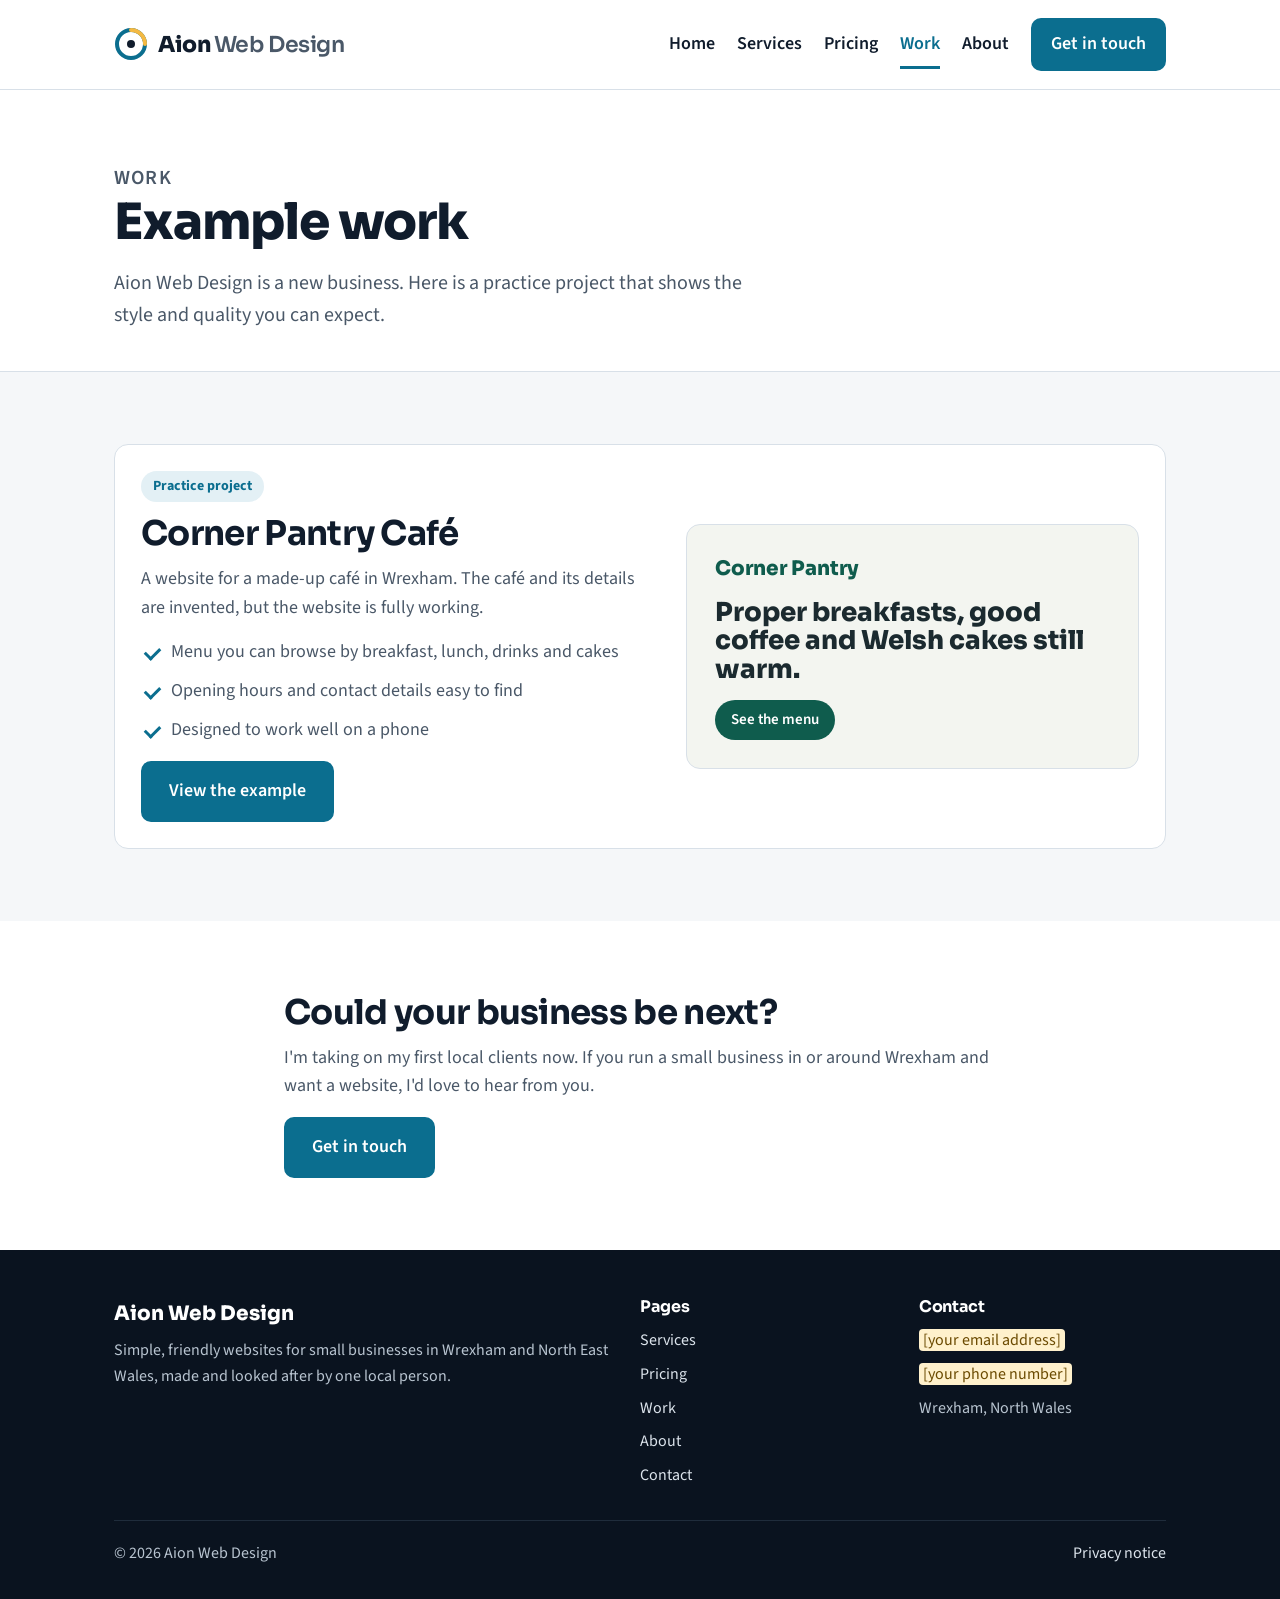
<file: work.html>
<!DOCTYPE html>
<html lang="en-GB">
<head>
  <meta charset="utf-8">
  <meta name="viewport" content="width=device-width, initial-scale=1">
  <title>Work | Aion Web Design</title>
  <meta name="description" content="Example website projects by Aion Web Design in Wrexham.">
  <link rel="icon" href="favicon.svg" type="image/svg+xml">
  <link rel="preconnect" href="https://fonts.googleapis.com">
  <link rel="preconnect" href="https://fonts.gstatic.com" crossorigin>
  <link rel="stylesheet" href="https://fonts.googleapis.com/css2?family=Sora:wght@600;700;800&family=Source+Sans+3:wght@400;600;700&display=swap">
  <link rel="stylesheet" href="styles.css">
</head>
<body>
  <a class="skip-link" href="#main">Skip to content</a>

  <header class="site-header">
    <div class="container header-inner">
      <a class="brand" href="index.html" aria-label="Aion Web Design home">
        <svg width="34" height="34" viewBox="0 0 34 34" aria-hidden="true"><circle cx="17" cy="17" r="14" fill="none" stroke="#0B6E8F" stroke-width="4"/><path d="M17 3a14 14 0 0 1 14 14" fill="none" stroke="#F4B942" stroke-width="4" stroke-linecap="round"/><circle cx="17" cy="17" r="4" fill="#101C2C"/></svg>
        <span>Aion <span class="brand-sub">Web Design</span></span>
      </a>
      <nav class="site-nav" aria-label="Main">
        <a href="index.html">Home</a>
        <a href="services.html">Services</a>
        <a href="pricing.html">Pricing</a>
        <a href="work.html" aria-current="page">Work</a>
        <a href="about.html">About</a>
        <a class="button" href="contact.html">Get in touch</a>
      </nav>
    </div>
  </header>

  <main id="main">

    <section class="page-head">
      <div class="container">
        <p class="eyebrow">Work</p>
        <h1>Example work</h1>
        <p>Aion Web Design is a new business. Here is a practice project that shows the style and quality you can expect.</p>
      </div>
    </section>

    <section class="section">
      <div class="container">
        <div class="card work-card">
          <div class="work-text">
            <span class="tag">Practice project</span>
            <h2>Corner Pantry Café</h2>
            <p class="muted">A website for a made-up café in Wrexham. The café and its details are invented, but the website is fully working.</p>
            <ul class="tick-list">
              <li>Menu you can browse by breakfast, lunch, drinks and cakes</li>
              <li>Opening hours and contact details easy to find</li>
              <li>Designed to work well on a phone</li>
            </ul>
            <a class="button" href="examples/corner-pantry/index.html">View the example</a>
          </div>
          <div class="work-art" aria-hidden="true">
            <div class="cafe-preview">
              <div class="cp-brand">Corner Pantry</div>
              <div class="cp-title">Proper breakfasts, good coffee and Welsh cakes still warm.</div>
              <span class="cp-pill">See the menu</span>
            </div>
          </div>
        </div>
      </div>
    </section>

    <section class="section white">
      <div class="container narrow">
        <h2>Could your business be next?</h2>
        <p class="muted">I'm taking on my first local clients now. If you run a small business in or around Wrexham and want a website, I'd love to hear from you.</p>
        <a class="button" href="contact.html">Get in touch</a>
      </div>
    </section>
  </main>

  <footer class="site-footer">
    <div class="container">
      <div class="footer-grid">
        <div>
          <p class="footer-brand">Aion Web Design</p>
          <p>Simple, friendly websites for small businesses in Wrexham and North East Wales, made and looked after by one local person.</p>
        </div>
        <div>
          <h3>Pages</h3>
          <ul class="footer-links">
            <li><a href="services.html">Services</a></li>
            <li><a href="pricing.html">Pricing</a></li>
            <li><a href="work.html">Work</a></li>
            <li><a href="about.html">About</a></li>
            <li><a href="contact.html">Contact</a></li>
          </ul>
        </div>
        <div>
          <h3>Contact</h3>
          <ul class="footer-links">
            <li><span class="todo">[your email address]</span></li>
            <li><span class="todo">[your phone number]</span></li>
            <li>Wrexham, North Wales</li>
          </ul>
        </div>
      </div>
      <div class="footer-bottom">
        <span>&copy; 2026 Aion Web Design</span>
        <a href="privacy.html">Privacy notice</a>
      </div>
    </div>
  </footer>
</body>
</html>
</file>
<file: styles.css>
/* =========================================================
   Aion Web Design: shared styles for every page
   Change the colours and fonts here and the whole site follows.
   ========================================================= */
:root {
  --ink: #101C2C;        /* main text and dark sections */
  --ground: #F5F7F9;     /* page background */
  --white: #FFFFFF;
  --accent: #0B6E8F;     /* buttons and links */
  --accent-dark: #08506A;
  --glow: #F4B942;       /* warm highlight */
  --muted: #4A5868;      /* secondary text */
  --line: #D8E0E8;       /* borders */
  --display: 'Sora', system-ui, sans-serif;
  --body: 'Source Sans 3', system-ui, sans-serif;
  --radius: 14px;
}

* { box-sizing: border-box; }
html { scroll-behavior: smooth; }
@media (prefers-reduced-motion: reduce) { html { scroll-behavior: auto; } }

body {
  margin: 0;
  background: var(--ground);
  color: var(--ink);
  font-family: var(--body);
  font-size: 18px;
  line-height: 1.6;
}

img, svg { max-width: 100%; }
a { color: var(--accent); }
a:hover { color: var(--accent-dark); }
:focus-visible { outline: 3px solid var(--glow); outline-offset: 3px; border-radius: 4px; }

.skip-link { position: absolute; left: -9999px; top: 8px; background: var(--white); padding: 8px 14px; z-index: 10; }
.skip-link:focus { left: 8px; }

.container { max-width: 1100px; margin: 0 auto; padding: 0 24px; }
.narrow { max-width: 760px; }

h1, h2, h3 { font-family: var(--display); letter-spacing: -0.02em; line-height: 1.15; margin: 0; text-wrap: balance; }
h1 { font-size: 50px; font-weight: 800; }
h2 { font-size: 34px; font-weight: 700; margin-bottom: 12px; }
h3 { font-size: 21px; font-weight: 700; margin-bottom: 8px; }
p { margin: 0 0 16px; }
.muted { color: var(--muted); }
.eyebrow { margin: 0 0 12px; font-weight: 600; color: var(--accent); letter-spacing: 0.06em; text-transform: uppercase; font-size: 14px; }

/* ---------- Header ---------- */
.site-header { background: var(--white); border-bottom: 1px solid var(--line); }
.header-inner { display: flex; flex-wrap: wrap; align-items: center; justify-content: space-between; gap: 12px 24px; padding-top: 18px; padding-bottom: 18px; }
.brand { display: flex; align-items: center; gap: 10px; text-decoration: none; color: var(--ink); font-family: var(--display); font-weight: 800; font-size: 22px; letter-spacing: -0.02em; }
.brand:hover { color: var(--ink); }
.brand-sub { font-weight: 600; color: var(--muted); }
.site-nav { display: flex; flex-wrap: wrap; align-items: center; gap: 4px 22px; }
.site-nav a { color: var(--ink); text-decoration: none; font-weight: 600; padding: 10px 0; }
.site-nav a[aria-current="page"] { color: var(--accent); box-shadow: inset 0 -3px 0 var(--accent); }
.site-nav a.button { color: var(--white); padding: 10px 18px; box-shadow: none; }

/* ---------- Buttons ---------- */
.button { display: inline-block; background: var(--accent); color: var(--white); text-decoration: none; font-weight: 600; padding: 14px 26px; border-radius: 10px; border: 2px solid var(--accent); }
.button:hover { background: var(--accent-dark); border-color: var(--accent-dark); color: var(--white); }
.button.outline { background: transparent; color: var(--accent); }
.button.outline:hover { background: var(--accent); color: var(--white); }
.button.light { background: var(--white); border-color: var(--white); color: var(--ink); }
.button.light:hover { background: var(--glow); border-color: var(--glow); color: var(--ink); }
.button-row { display: flex; flex-wrap: wrap; gap: 12px; }

/* ---------- Hero ---------- */
.hero { padding: 64px 0 80px; }
.hero-inner { display: flex; flex-wrap: wrap; align-items: center; gap: 48px; }
.hero-text { flex: 1 1 440px; }
.hero-text h1 { margin-bottom: 20px; }
.lead { font-size: 21px; color: var(--muted); max-width: 540px; margin-bottom: 28px; }
.hero-art { flex: 1 1 320px; display: flex; justify-content: center; }

/* Picture of a site on a laptop and phone, drawn in CSS */
.mock { position: relative; width: 100%; max-width: 440px; padding-bottom: 36px; }
.browser { background: var(--white); border: 1px solid var(--line); border-radius: 16px; overflow: hidden; box-shadow: 0 24px 48px rgba(16, 28, 44, 0.12); }
.browser-bar { display: flex; gap: 6px; padding: 12px 14px; background: var(--ink); }
.browser-bar span { width: 10px; height: 10px; border-radius: 50%; background: #5B6B7D; }
.browser-body { padding: 22px; display: flex; flex-direction: column; gap: 12px; }
.bar { height: 12px; border-radius: 6px; background: var(--line); }
.bar.title { height: 20px; width: 75%; background: var(--ink); }
.bar.short { width: 40%; }
.tile-row { display: grid; grid-template-columns: repeat(3, minmax(0, 1fr)); gap: 10px; }
.tile { height: 64px; border-radius: 10px; background: var(--ground); border: 1px solid var(--line); }
.tile.warm { background: var(--glow); border-color: var(--glow); }
.phone { position: absolute; right: -8px; bottom: 0; width: 110px; background: var(--ink); border-radius: 20px; padding: 10px 8px; box-shadow: 0 16px 32px rgba(16, 28, 44, 0.25); }
.phone-screen { background: var(--white); border-radius: 12px; padding: 12px 10px; display: flex; flex-direction: column; gap: 8px; }
.phone-screen .bar { height: 8px; }
.phone-screen .bar.title { height: 12px; }
.phone-screen .tile { height: 44px; }

/* ---------- Sections ---------- */
.section { padding: 72px 0; }
.section.white { background: var(--white); }
.section.dark { background: var(--ink); color: var(--white); }
.section.dark h2, .section.dark p { color: var(--white); }
.section-head { max-width: 680px; margin-bottom: 36px; }
.section-head p { color: var(--muted); font-size: 19px; }
.page-head { padding: 56px 0 40px; background: var(--white); border-bottom: 1px solid var(--line); }
.page-head p { font-size: 20px; color: var(--muted); max-width: 640px; margin: 16px 0 0; }

/* ---------- Cards and grids ---------- */
.grid { display: grid; gap: 20px; }
.grid.two { grid-template-columns: repeat(2, minmax(0, 1fr)); }
.grid.three { grid-template-columns: repeat(3, minmax(0, 1fr)); }
.grid.four { grid-template-columns: repeat(4, minmax(0, 1fr)); }
.card { background: var(--white); border: 1px solid var(--line); border-radius: var(--radius); padding: 26px; }
.section.white .card { background: var(--ground); }
.card p:last-child, .card ul:last-child { margin-bottom: 0; }
.card p { color: var(--muted); }
.icon { width: 44px; height: 44px; border-radius: 12px; background: #E3F0F5; color: var(--accent); display: flex; align-items: center; justify-content: center; margin-bottom: 16px; }

.tick-list { list-style: none; margin: 0 0 16px; padding: 0; display: grid; gap: 10px; }
.tick-list li { padding-left: 30px; position: relative; color: var(--muted); }
.tick-list li::before { content: ""; position: absolute; left: 4px; top: 9px; width: 12px; height: 7px; border-left: 3px solid var(--accent); border-bottom: 3px solid var(--accent); transform: rotate(-45deg); }

.chips { display: flex; flex-wrap: wrap; gap: 10px; }
.chip { background: var(--white); border: 1px solid var(--line); border-radius: 999px; padding: 8px 16px; font-weight: 600; }

/* ---------- Steps ---------- */
.steps { list-style: none; margin: 0; padding: 0; display: grid; grid-template-columns: repeat(4, minmax(0, 1fr)); gap: 20px; counter-reset: step; }
.steps li { counter-increment: step; background: var(--ground); border-radius: var(--radius); padding: 24px; }
.steps li::before { content: counter(step); display: flex; align-items: center; justify-content: center; width: 36px; height: 36px; border-radius: 50%; background: var(--accent); color: var(--white); font-family: var(--display); font-weight: 700; margin-bottom: 14px; }
.steps strong { display: block; font-family: var(--display); font-size: 19px; margin-bottom: 6px; }
.steps span { color: var(--muted); }

/* ---------- Pricing ---------- */
.price-card { display: flex; flex-direction: column; }
.price-card.featured { border: 2px solid var(--accent); }
.badge { align-self: flex-start; background: var(--glow); color: var(--ink); font-size: 14px; font-weight: 700; border-radius: 999px; padding: 4px 12px; margin-bottom: 12px; }
.card .price, .price { font-family: var(--display); font-size: 36px; font-weight: 800; color: var(--ink); margin: 8px 0 4px; font-variant-numeric: tabular-nums; }
.price small { font-size: 16px; font-weight: 600; color: var(--muted); }
.price-note { font-size: 16px; color: var(--muted); }
.price-card .tick-list { flex-grow: 1; }

/* ---------- Work ---------- */
.work-card { display: flex; flex-wrap: wrap; gap: 32px; align-items: center; }
.work-card .work-text { flex: 1 1 360px; }
.work-card .work-art { flex: 1 1 300px; }
.cafe-preview { background: #F3F5F0; border-radius: var(--radius); padding: 28px; border: 1px solid var(--line); }
.cafe-preview .cp-brand { font-family: var(--display); font-weight: 800; color: #0F5C4D; font-size: 20px; margin-bottom: 14px; }
.cafe-preview .cp-title { font-family: var(--display); font-weight: 800; font-size: 26px; line-height: 1.1; color: #1B2A2F; margin-bottom: 16px; }
.cafe-preview .cp-pill { display: inline-block; background: #0F5C4D; color: #FFFFFF; border-radius: 999px; padding: 8px 16px; font-weight: 600; font-size: 15px; }
.tag { display: inline-block; font-size: 14px; font-weight: 700; color: var(--accent); background: #E3F0F5; border-radius: 999px; padding: 4px 12px; margin-bottom: 12px; }

/* ---------- FAQ ---------- */
details { border-bottom: 1px solid var(--line); padding: 18px 0; }
summary { cursor: pointer; font-weight: 700; font-size: 19px; }
details p { margin: 12px 0 0; color: var(--muted); }

/* ---------- Contact ---------- */
.contact-box { background: var(--white); border: 1px solid var(--line); border-radius: var(--radius); padding: 32px; }
.contact-line { display: flex; flex-wrap: wrap; gap: 4px 12px; padding: 14px 0; border-bottom: 1px solid var(--line); }
.contact-line:last-child { border-bottom: 0; }
.contact-line strong { min-width: 90px; }

/* ---------- Call to action band ---------- */
.cta { text-align: left; }
.cta-inner { display: flex; flex-wrap: wrap; align-items: center; justify-content: space-between; gap: 24px; }
.cta-inner p { color: #C9D4DF; margin: 8px 0 0; }

/* ---------- Footer ---------- */
.site-footer { background: #0A131F; color: #B8C4D0; padding: 48px 0 32px; font-size: 16px; }
.footer-grid { display: grid; grid-template-columns: 2fr 1fr 1fr; gap: 32px; margin-bottom: 32px; }
.site-footer h3 { color: var(--white); font-size: 16px; margin-bottom: 12px; }
.site-footer a { color: #DCE4EC; text-decoration: none; }
.site-footer a:hover { color: var(--glow); }
.footer-links { list-style: none; margin: 0; padding: 0; display: grid; gap: 8px; }
.footer-brand { font-family: var(--display); font-weight: 800; font-size: 20px; color: var(--white); margin-bottom: 8px; }
.footer-bottom { border-top: 1px solid #1F2C3B; padding-top: 20px; display: flex; flex-wrap: wrap; justify-content: space-between; gap: 12px; }

/* Placeholder text that still needs your real details */
.todo { background: #FFF1CC; color: #6B4A00; border-radius: 4px; padding: 0 4px; }

/* ---------- Tablets and phones ---------- */
@media (max-width: 960px) {
  .grid.four, .steps { grid-template-columns: repeat(2, minmax(0, 1fr)); }
  .grid.three { grid-template-columns: 1fr; }
  .footer-grid { grid-template-columns: 1fr 1fr; }
}
@media (max-width: 640px) {
  body { font-size: 17px; }
  h1 { font-size: 36px; }
  h2 { font-size: 28px; }
  .grid.two, .grid.four, .steps, .footer-grid { grid-template-columns: 1fr; }
  .hero { padding: 40px 0 56px; }
  .section { padding: 56px 0; }
  .site-nav { gap: 0 16px; }
  .phone { display: none; }
}
</file>
<file: examples/corner-pantry/styles.css>
/* Colours and fonts live here, so changing the look of the whole site starts with these. */
:root {
  --ink: #1B2A2F;
  --ground: #F3F5F0;
  --white: #FFFFFF;
  --pine: #0F5C4D;
  --pine-dark: #0A3F35;
  --mustard: #F2B84B;
  --muted: #4A5A5F;
  --line: #D9DFD6;
  --display: 'Bricolage Grotesque', system-ui, sans-serif;
  --body: 'Figtree', system-ui, sans-serif;
}

* { box-sizing: border-box; }

body {
  margin: 0;
  background: var(--ground);
  color: var(--ink);
  font-family: var(--body);
  font-size: 17px;
  line-height: 1.55;
}

a { color: var(--pine); }
a:hover { color: var(--pine-dark); }
:focus-visible { outline: 3px solid var(--mustard); outline-offset: 3px; }

.container { max-width: 1120px; margin: 0 auto; padding: 0 24px; }

h1, h2, h3 { font-family: var(--display); letter-spacing: -0.02em; margin: 0; }
h2 { font-size: 40px; font-weight: 700; }
.muted { color: var(--muted); margin: 0; }

/* Header */
.site-header {
  display: flex; flex-wrap: wrap; align-items: center; justify-content: space-between;
  gap: 16px; max-width: 1120px; margin: 0 auto; padding: 24px;
}
.brand { font-family: var(--display); font-weight: 800; font-size: 26px; color: var(--pine); text-decoration: none; letter-spacing: -0.02em; }
.site-header nav { display: flex; flex-wrap: wrap; gap: 8px 28px; align-items: center; }
.site-header nav a { color: var(--ink); text-decoration: none; font-weight: 500; padding: 10px 0; }
.site-header nav a.button { color: var(--white); padding: 12px 20px; }

/* Buttons */
.button {
  display: inline-block; background: var(--pine); color: var(--white);
  text-decoration: none; font-weight: 600; padding: 15px 26px; border-radius: 999px;
}
.button:hover { background: var(--pine-dark); color: var(--white); }
.button.outline { background: transparent; color: var(--pine); border: 2px solid var(--pine); padding: 13px 24px; }
.button.outline:hover { background: var(--pine); color: var(--white); }
.button-row { display: flex; flex-wrap: wrap; gap: 12px; }

/* Hero */
.hero {
  max-width: 1120px; margin: 0 auto; padding: 24px 24px 64px;
  display: flex; flex-wrap: wrap; gap: 40px; align-items: center;
}
.hero-text { flex: 1 1 420px; display: flex; flex-direction: column; gap: 24px; }
.eyebrow { margin: 0; font-weight: 600; color: var(--pine); letter-spacing: 0.04em; text-transform: uppercase; font-size: 14px; }
.hero h1 { font-weight: 800; font-size: 60px; line-height: 1.02; letter-spacing: -0.03em; text-wrap: balance; }
.lead { margin: 0; max-width: 480px; font-size: 19px; }
.hero-art {
  flex: 1 1 340px; min-height: 360px; background: var(--mustard); border-radius: 32px;
  display: flex; align-items: center; justify-content: center; padding: 32px;
}

/* Menu */
.menu { background: var(--white); padding: 72px 0; }
.menu .container { display: flex; flex-direction: column; gap: 16px; }
.tabs { display: flex; flex-wrap: wrap; gap: 10px; margin: 8px 0 16px; }
.tab {
  cursor: pointer; border: 2px solid var(--pine); border-radius: 999px;
  padding: 11px 22px; min-height: 44px; font: 600 16px var(--body);
  background: transparent; color: var(--pine);
}
.tab[aria-pressed="true"] { background: var(--pine); color: var(--white); }
.menu-grid { display: grid; grid-template-columns: repeat(2, minmax(0, 1fr)); gap: 0 56px; }
.item { padding: 20px 0; border-bottom: 1px solid var(--line); min-width: 0; }
.item-top { display: flex; justify-content: space-between; gap: 16px; align-items: baseline; }
.item-name { font-weight: 600; font-size: 19px; }
.item-price { font-weight: 600; color: var(--pine); font-variant-numeric: tabular-nums; }
.item-note { color: var(--muted); font-size: 16px; }

/* Visit */
.visit { display: flex; flex-wrap: wrap; gap: 48px; padding-top: 72px; padding-bottom: 72px; }
.visit-text { flex: 1 1 360px; display: flex; flex-direction: column; gap: 16px; }
.visit-text p { margin: 0; }
.hours { flex: 1 1 360px; background: var(--white); border-radius: 24px; padding: 32px; }
.hours h3 { font-size: 24px; margin-bottom: 12px; }
.hours-row { display: flex; justify-content: space-between; gap: 16px; padding: 12px 0; border-bottom: 1px solid #E4E9E1; }
.hours-row span:first-child { font-weight: 600; }

/* Footer */
.site-footer { background: var(--ink); color: #E8EDE6; padding: 32px 0; }
.footer-inner { display: flex; flex-wrap: wrap; justify-content: space-between; gap: 12px; }
.brand-small { font-family: var(--display); font-weight: 700; font-size: 20px; }

/* Phones: stack the menu into one column and shrink the big heading */
@media (max-width: 640px) {
  .menu-grid { grid-template-columns: 1fr; }
  .hero h1 { font-size: 42px; }
  h2 { font-size: 32px; }
}
</file>
